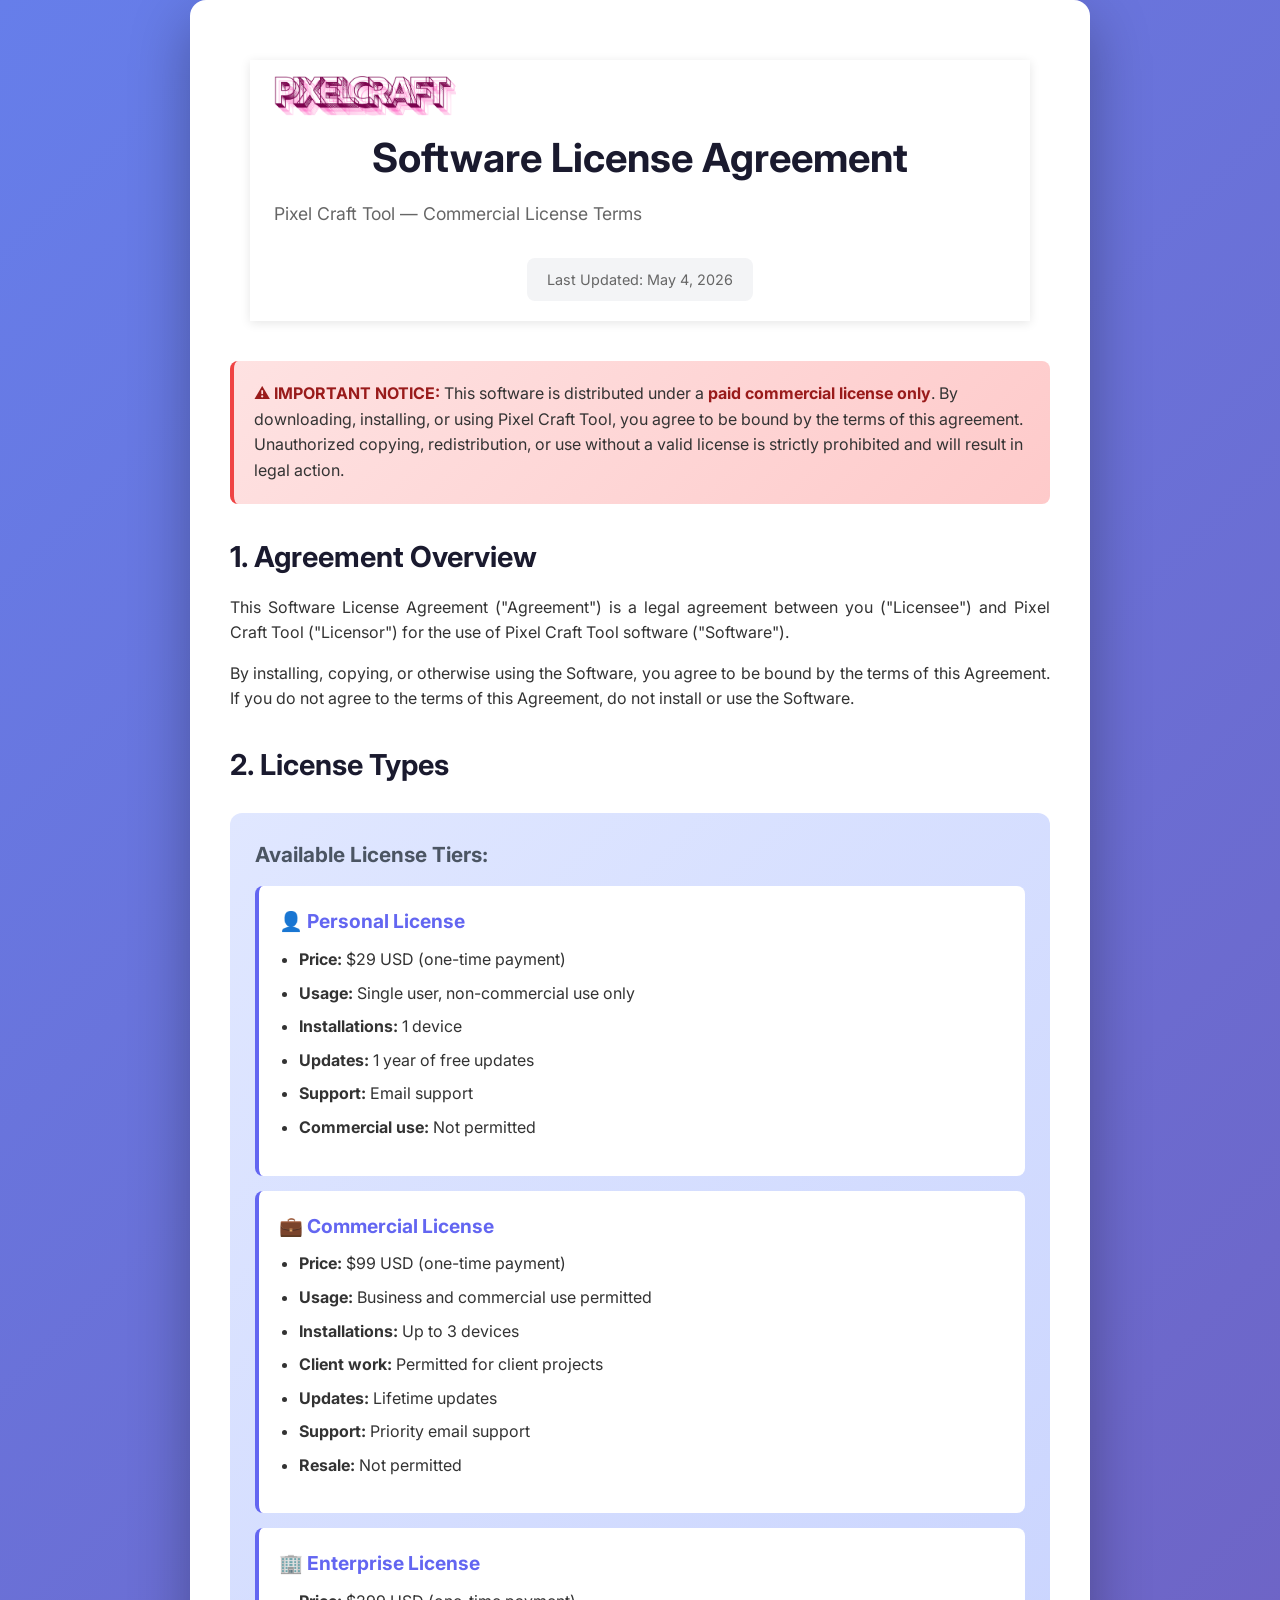
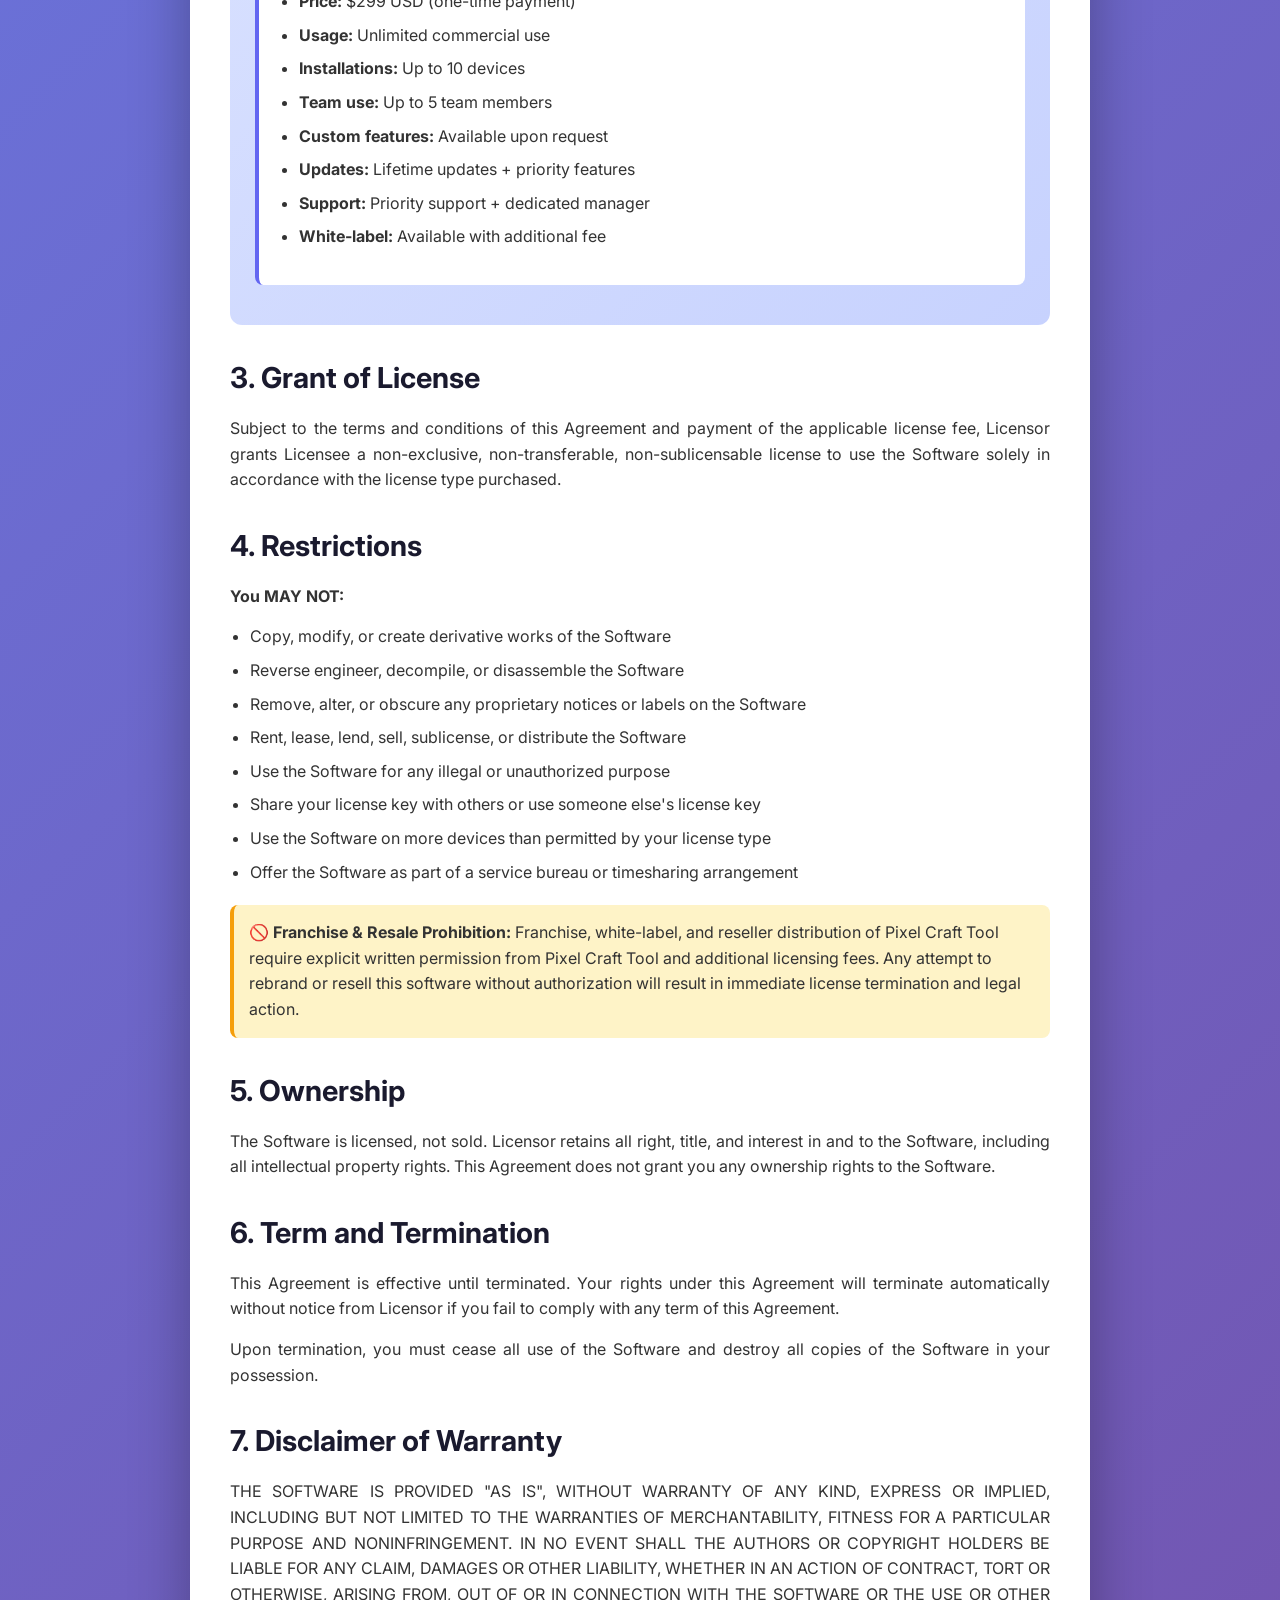
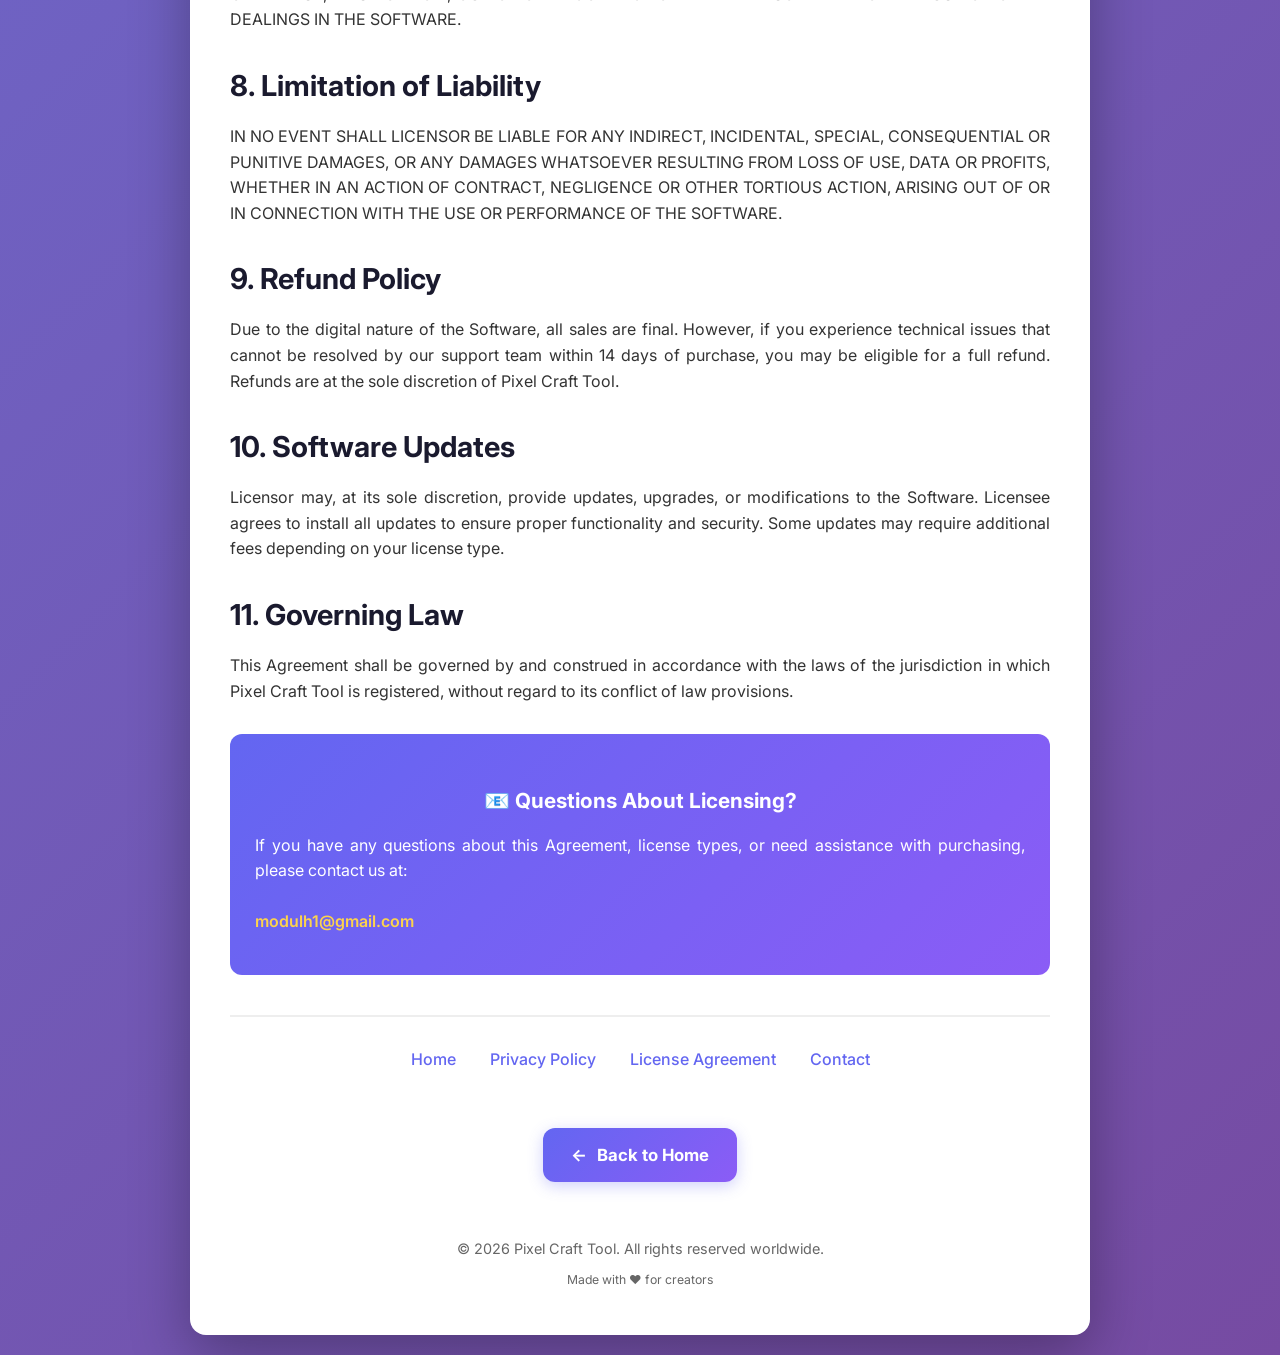
<file: license.html>
<!DOCTYPE html>
<html lang="en">
<head>
    <meta charset="UTF-8">
    <meta name="viewport" content="width=device-width, initial-scale=1.0">

    <!-- Google tag (gtag.js) -->
<script async src="https://www.googletagmanager.com/gtag/js?id=G-FVWPWMJK1Q"></script>
<script>
  window.dataLayer = window.dataLayer || [];
  function gtag(){dataLayer.push(arguments);}
  gtag('js', new Date());
  gtag('config', 'G-FVWPWMJK1Q');
</script>
    
    <!-- ✅ Title & Description -->
    <title>License Agreement - Pixel Craft Tool</title>
    <meta name="description" content="Pixel Craft Tool Software License Agreement — Commercial license terms, pricing, and legal conditions for professional image editing software.">
    
    <!-- ✅ FAVICONS -->
    <link rel="apple-touch-icon" sizes="180x180" href="images/apple-touch-icon.png">
    <link rel="icon" type="image/png" sizes="32x32" href="images/favicon-32x32.png">
    <link rel="icon" type="image/png" sizes="16x16" href="images/favicon-16x16.png">
    <link rel="icon" type="image/png" sizes="192x192" href="images/icon-192.png">
    <link rel="icon" type="image/png" sizes="512x512" href="images/icon-512.png">
    <link rel="shortcut icon" href="images/favicon.ico">
    
    <!-- ✅ PWA / Web App Manifest -->
    <link rel="manifest" href="manifest.json">
    <meta name="theme-color" content="#6366f1">
    <meta name="apple-mobile-web-app-capable" content="yes">
    <meta name="apple-mobile-web-app-status-bar-style" content="default">
    <meta name="apple-mobile-web-app-title" content="Pixel Craft Tool">
    
    <!-- ✅ Open Graph / Facebook -->
    <meta property="og:type" content="website">
    <meta property="og:url" content="https://pixelcrafttool.com/license.html">
    <meta property="og:title" content="License Agreement - Pixel Craft Tool">
    <meta property="og:description" content="Commercial license terms for Pixel Craft Tool — professional browser-based image editing software.">
    <meta property="og:image" content="https://pixelcrafttool.com/images/og-image.png">
    <meta property="og:site_name" content="Pixel Craft Tool">
    
    <!-- ✅ Twitter Card -->
    <meta property="twitter:card" content="summary_large_image">
    <meta property="twitter:url" content="https://pixelcrafttool.com/license.html">
    <meta property="twitter:title" content="License Agreement - Pixel Craft Tool">
    <meta property="twitter:description" content="Commercial license terms for Pixel Craft Tool — professional browser-based image editing software.">
    <meta property="twitter:image" content="https://pixelcrafttool.com/images/og-image.png">
    
    <!-- ✅ Canonical URL -->
    <link rel="canonical" href="https://pixelcrafttool.com/license.html">
    
    <!-- ✅ Fonts -->
    <link rel="preconnect" href="https://fonts.googleapis.com">
    <link rel="preconnect" href="https://fonts.gstatic.com" crossorigin>
    <link href="https://fonts.googleapis.com/css2?family=Inter:wght@300;400;500;600;700&display=swap" rel="stylesheet">
    
    <!-- ✅ Styles -->
    <link rel="stylesheet" href="css/style.css">
    
    <!-- ✅ Page-specific styles -->
    <style>
        * { margin: 0; padding: 0; box-sizing: border-box; }
        body {
            font-family: 'Inter', sans-serif;
            background: linear-gradient(135deg, #667eea 0%, #764ba2 100%);
            color: #333;
            line-height: 1.6;
            padding: 20px;
        }
        .container {
            max-width: 900px;
            margin: 0 auto;
            background: white;
            border-radius: 16px;
            padding: 40px;
            box-shadow: 0 20px 60px rgba(0,0,0,0.3);
        }
        
        /* ✅ FIXED HEADER - Static position, no floating */
        .header {
    text-align: center;
    margin-bottom: 40px;
    padding-bottom: 20px;
    /* НІЯКОГО position: sticky або fixed! */
    position: static; /* або просто видали цю властивість */
    background: transparent; /* або видали background */
    border-bottom: none; /* прибрати лінію */
    z-index: auto; /* прибрати z-index */
       }
        
        .logo { margin-bottom: 10px; }
        .logo img {
            height: 40px;
            width: auto;
            display: block;
            margin: 0 auto;
        }
        h1 {
            color: #1a1a2e;
            font-size: 2.5em;
            margin-bottom: 10px;
        }
        .subtitle {
            color: #666;
            font-size: 1.1em;
        }
        .last-updated {
            background: #f3f4f6;
            padding: 10px 20px;
            border-radius: 8px;
            display: inline-block;
            margin-top: 15px;
            font-size: 0.9em;
            color: #666;
        }
        h2 {
            color: #1a1a2e;
            margin: 30px 0 15px 0;
            font-size: 1.8em;
        }
        h3 {
            color: #4b5563;
            margin: 25px 0 10px 0;
            font-size: 1.3em;
        }
        p {
            margin-bottom: 15px;
            text-align: justify;
        }
        .warning-box {
            background: linear-gradient(135deg, #fee2e2 0%, #fecaca 100%);
            border-left: 4px solid #ef4444;
            padding: 20px;
            border-radius: 8px;
            margin: 25px 0;
        }
        .warning-box strong { color: #991b1b; }
        .license-types {
            background: linear-gradient(135deg, #e0e7ff 0%, #c7d2fe 100%);
            padding: 25px;
            border-radius: 12px;
            margin: 25px 0;
        }
        .license-tier {
            background: white;
            padding: 20px;
            margin: 15px 0;
            border-radius: 8px;
            border-left: 4px solid #6366f1;
        }
        .license-tier h4 {
            color: #6366f1;
            margin-bottom: 10px;
            font-size: 1.2em;
        }
        .license-tier ul { margin-left: 20px; margin-top: 10px; }
        .license-tier li { margin: 8px 0; }
        ul { margin-left: 20px; margin-bottom: 15px; }
        li { margin: 8px 0; }
        .important {
            background: #fef3c7;
            border-left: 4px solid #f59e0b;
            padding: 15px;
            border-radius: 8px;
            margin: 20px 0;
        }
        .contact-box {
            background: linear-gradient(135deg, #6366f1 0%, #8b5cf6 100%);
            color: white;
            padding: 25px;
            border-radius: 12px;
            text-align: center;
            margin: 30px 0;
        }
        .contact-box h3 { color: white; margin-bottom: 15px; }
        .contact-box a {
            color: #fcd34d;
            text-decoration: none;
            font-weight: 600;
        }
        .footer-nav {
            text-align: center;
            margin-top: 40px;
            padding-top: 30px;
            border-top: 2px solid #eee;
        }
        .footer-nav a {
            color: #6366f1;
            text-decoration: none;
            margin: 0 15px;
            font-weight: 500;
        }
        .footer-nav a:hover { text-decoration: underline; }
        .copyright {
            text-align: center;
            margin-top: 30px;
            color: #666;
            font-size: 0.9em;
        }
        
        /* Кнопка "Back to Home" */
        .btn-home {
            display: inline-flex;
            align-items: center;
            gap: 10px;
            padding: 14px 28px;
            background: linear-gradient(135deg, #6366f1 0%, #8b5cf6 100%);
            color: white;
            text-decoration: none;
            border-radius: 12px;
            font-weight: 700;
            font-size: 1.05em;
            transition: all 0.3s ease;
            box-shadow: 0 4px 15px rgba(99, 102, 241, 0.3);
            margin-top: 25px;
        }
        .btn-home:hover {
            transform: translateY(-3px);
            box-shadow: 0 8px 25px rgba(99, 102, 241, 0.4);
            background: linear-gradient(135deg, #4f46e5 0%, #7c3aed 100%);
        }
        
        @media (max-width: 768px) {
            .container { padding: 25px; }
            h1 { font-size: 2em; }
            .footer-nav a { display: block; margin: 10px 0; }
        }
    </style>

    <!-- Vercel Web Analytics -->
    <script defer src="https://cdn.vercel-insights.com/v1/script.js"></script>
</head>
<body>

    <div class="container">
        <!-- ✅ Header (FIXED: no sticky, no border) -->
        <div class="header">
            <div class="logo">
                <a href="index.html" style="text-decoration: none;">
                    <img src="images/logo.png" alt="Pixel Craft Tool" style="height: 40px; width: auto;">
                </a>
            </div>
            <h1>Software License Agreement</h1>
            <p class="subtitle">Pixel Craft Tool — Commercial License Terms</p>
            <div class="last-updated">Last Updated: May 4, 2026</div>
        </div>
        
        <!-- Warning -->
        <div class="warning-box">
            <strong>⚠️ IMPORTANT NOTICE:</strong> This software is distributed under a <strong>paid commercial license only</strong>. 
            By downloading, installing, or using Pixel Craft Tool, you agree to be bound by the terms of this agreement. 
            Unauthorized copying, redistribution, or use without a valid license is strictly prohibited and will result in legal action.
        </div>
        
        <!-- Introduction -->
        <h2>1. Agreement Overview</h2>
        <p>
            This Software License Agreement ("Agreement") is a legal agreement between you ("Licensee") and 
            Pixel Craft Tool ("Licensor") for the use of Pixel Craft Tool software ("Software").
        </p>
        <p>
            By installing, copying, or otherwise using the Software, you agree to be bound by the terms of this Agreement. 
            If you do not agree to the terms of this Agreement, do not install or use the Software.
        </p>
        
        <!-- License Types -->
        <h2>2. License Types</h2>
        <div class="license-types">
            <h3 style="margin-top: 0;">Available License Tiers:</h3>
            
            <div class="license-tier">
                <h4>👤 Personal License</h4>
                <ul>
                    <li><strong>Price:</strong> $29 USD (one-time payment)</li>
                    <li><strong>Usage:</strong> Single user, non-commercial use only</li>
                    <li><strong>Installations:</strong> 1 device</li>
                    <li><strong>Updates:</strong> 1 year of free updates</li>
                    <li><strong>Support:</strong> Email support</li>
                    <li><strong>Commercial use:</strong> Not permitted</li>
                </ul>
            </div>
            
            <div class="license-tier">
                <h4>💼 Commercial License</h4>
                <ul>
                    <li><strong>Price:</strong> $99 USD (one-time payment)</li>
                    <li><strong>Usage:</strong> Business and commercial use permitted</li>
                    <li><strong>Installations:</strong> Up to 3 devices</li>
                    <li><strong>Client work:</strong> Permitted for client projects</li>
                    <li><strong>Updates:</strong> Lifetime updates</li>
                    <li><strong>Support:</strong> Priority email support</li>
                    <li><strong>Resale:</strong> Not permitted</li>
                </ul>
            </div>
            
            <div class="license-tier">
                <h4>🏢 Enterprise License</h4>
                <ul>
                    <li><strong>Price:</strong> $299 USD (one-time payment)</li>
                    <li><strong>Usage:</strong> Unlimited commercial use</li>
                    <li><strong>Installations:</strong> Up to 10 devices</li>
                    <li><strong>Team use:</strong> Up to 5 team members</li>
                    <li><strong>Custom features:</strong> Available upon request</li>
                    <li><strong>Updates:</strong> Lifetime updates + priority features</li>
                    <li><strong>Support:</strong> Priority support + dedicated manager</li>
                    <li><strong>White-label:</strong> Available with additional fee</li>
                </ul>
            </div>
        </div>
        
        <!-- Grant of License -->
        <h2>3. Grant of License</h2>
        <p>
            Subject to the terms and conditions of this Agreement and payment of the applicable license fee, 
            Licensor grants Licensee a non-exclusive, non-transferable, non-sublicensable license to use the Software 
            solely in accordance with the license type purchased.
        </p>
        
        <!-- Restrictions -->
        <h2>4. Restrictions</h2>
        <p><strong>You MAY NOT:</strong></p>
        <ul>
            <li>Copy, modify, or create derivative works of the Software</li>
            <li>Reverse engineer, decompile, or disassemble the Software</li>
            <li>Remove, alter, or obscure any proprietary notices or labels on the Software</li>
            <li>Rent, lease, lend, sell, sublicense, or distribute the Software</li>
            <li>Use the Software for any illegal or unauthorized purpose</li>
            <li>Share your license key with others or use someone else's license key</li>
            <li>Use the Software on more devices than permitted by your license type</li>
            <li>Offer the Software as part of a service bureau or timesharing arrangement</li>
        </ul>
        
        <div class="important">
            <strong>🚫 Franchise & Resale Prohibition:</strong> Franchise, white-label, and reseller distribution of Pixel Craft Tool 
            require explicit written permission from Pixel Craft Tool and additional licensing fees. 
            Any attempt to rebrand or resell this software without authorization will result in immediate license termination and legal action.
        </div>
        
        <!-- Ownership -->
        <h2>5. Ownership</h2>
        <p>
            The Software is licensed, not sold. Licensor retains all right, title, and interest in and to the Software, 
            including all intellectual property rights. This Agreement does not grant you any ownership rights to the Software.
        </p>
        
        <!-- Term and Termination -->
        <h2>6. Term and Termination</h2>
        <p>
            This Agreement is effective until terminated. Your rights under this Agreement will terminate automatically 
            without notice from Licensor if you fail to comply with any term of this Agreement.
        </p>
        <p>
            Upon termination, you must cease all use of the Software and destroy all copies of the Software in your possession.
        </p>
        
        <!-- Disclaimer -->
        <h2>7. Disclaimer of Warranty</h2>
        <p>
            THE SOFTWARE IS PROVIDED "AS IS", WITHOUT WARRANTY OF ANY KIND, EXPRESS OR IMPLIED, INCLUDING BUT NOT LIMITED 
            TO THE WARRANTIES OF MERCHANTABILITY, FITNESS FOR A PARTICULAR PURPOSE AND NONINFRINGEMENT. IN NO EVENT SHALL 
            THE AUTHORS OR COPYRIGHT HOLDERS BE LIABLE FOR ANY CLAIM, DAMAGES OR OTHER LIABILITY, WHETHER IN AN ACTION OF 
            CONTRACT, TORT OR OTHERWISE, ARISING FROM, OUT OF OR IN CONNECTION WITH THE SOFTWARE OR THE USE OR OTHER 
            DEALINGS IN THE SOFTWARE.
        </p>
        
        <!-- Limitation of Liability -->
        <h2>8. Limitation of Liability</h2>
        <p>
            IN NO EVENT SHALL LICENSOR BE LIABLE FOR ANY INDIRECT, INCIDENTAL, SPECIAL, CONSEQUENTIAL OR PUNITIVE DAMAGES, 
            OR ANY DAMAGES WHATSOEVER RESULTING FROM LOSS OF USE, DATA OR PROFITS, WHETHER IN AN ACTION OF CONTRACT, 
            NEGLIGENCE OR OTHER TORTIOUS ACTION, ARISING OUT OF OR IN CONNECTION WITH THE USE OR PERFORMANCE OF THE SOFTWARE.
        </p>
        
        <!-- Refund Policy -->
        <h2>9. Refund Policy</h2>
        <p>
            Due to the digital nature of the Software, all sales are final. However, if you experience technical issues 
            that cannot be resolved by our support team within 14 days of purchase, you may be eligible for a full refund. 
            Refunds are at the sole discretion of Pixel Craft Tool.
        </p>
        
        <!-- Updates -->
        <h2>10. Software Updates</h2>
        <p>
            Licensor may, at its sole discretion, provide updates, upgrades, or modifications to the Software. 
            Licensee agrees to install all updates to ensure proper functionality and security. Some updates may require 
            additional fees depending on your license type.
        </p>
        
        <!-- Governing Law -->
        <h2>11. Governing Law</h2>
        <p>
            This Agreement shall be governed by and construed in accordance with the laws of the jurisdiction in which 
            Pixel Craft Tool is registered, without regard to its conflict of law provisions.
        </p>
        
        <!-- Contact -->
        <div class="contact-box">
            <h3>📧 Questions About Licensing?</h3>
            <p>
                If you have any questions about this Agreement, license types, or need assistance with purchasing, 
                please contact us at:<br><br>
                <a href="mailto:modulh1@gmail.com">modulh1@gmail.com</a>
            </p>
        </div>
        
        <!-- Footer Navigation -->
        <div class="footer-nav">
            <a href="index.html">Home</a>
            <a href="privacy.html">Privacy Policy</a>
            <a href="license.html">License Agreement</a>
            <a href="mailto:modulh1@gmail.com">Contact</a>
        </div>
        
        <!-- 🏠 Back to Home Button -->
        <div style="text-align: center; margin-top: 30px;">
            <a href="index.html" class="btn-home">
                <span>←</span> Back to Home
            </a>
        </div>
        
        <!-- Copyright -->
        <div class="copyright">
            <p>&copy; 2026 Pixel Craft Tool. All rights reserved worldwide.</p>
            <p style="margin-top: 10px; font-size: 0.85em;">Made with ❤️ for creators</p>
        </div>
    </div>

</body>
</html>
</file>
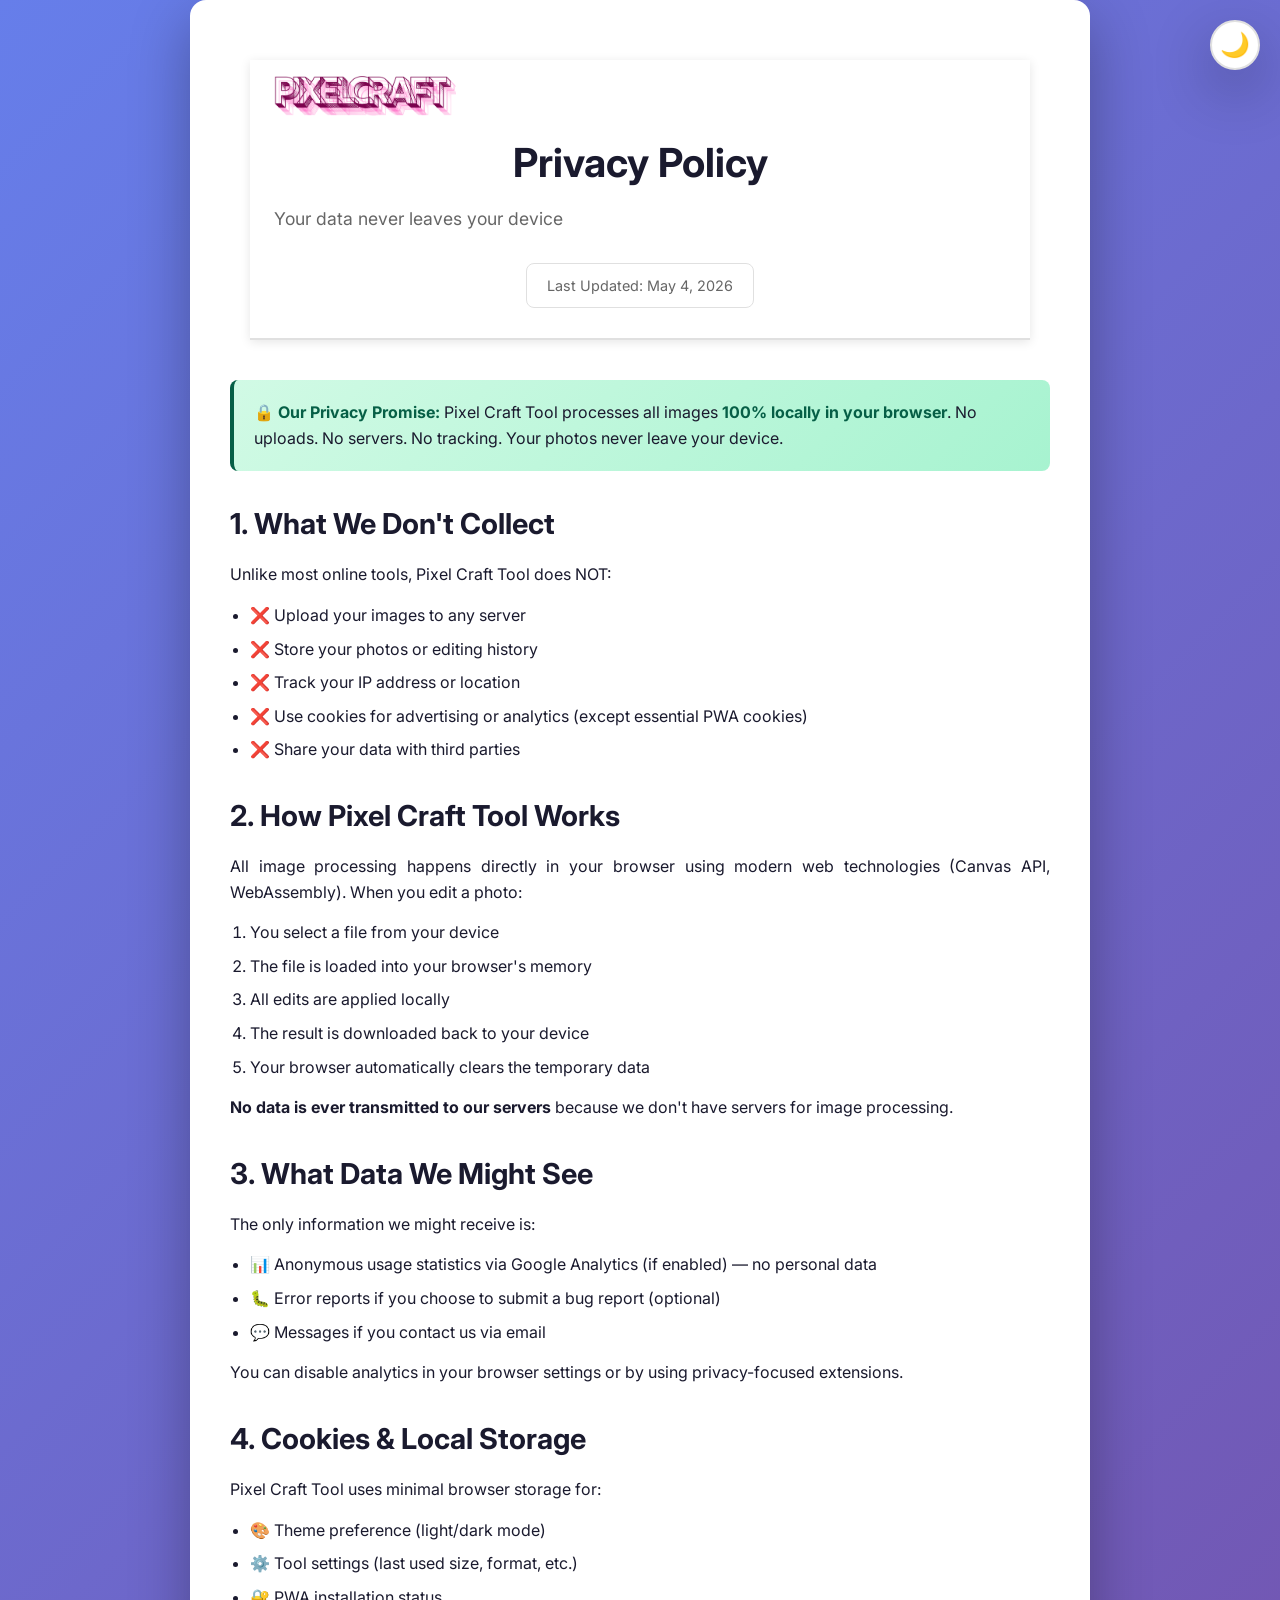
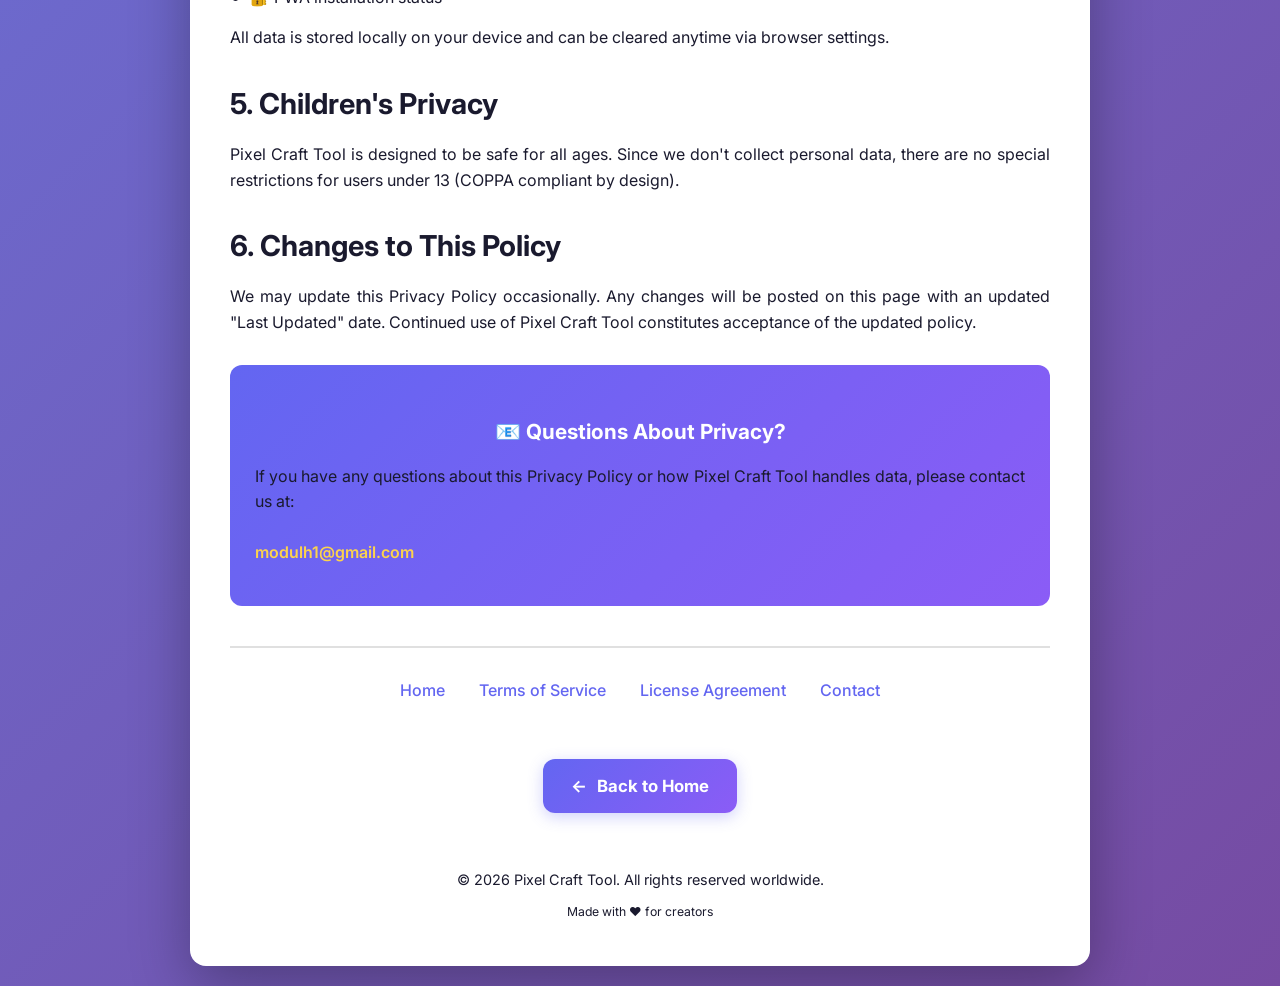
<file: privacy.html>
<!DOCTYPE html>
<html lang="en">
<head>
    <meta charset="UTF-8">
    <meta name="viewport" content="width=device-width, initial-scale=1.0">

    <!-- Google tag (gtag.js) -->
<script async src="https://www.googletagmanager.com/gtag/js?id=G-FVWPWMJK1Q"></script>
<script>
  window.dataLayer = window.dataLayer || [];
  function gtag(){dataLayer.push(arguments);}
  gtag('js', new Date());
  gtag('config', 'G-FVWPWMJK1Q');
</script>
    
    <!-- ✅ Title & Description -->
    <title>Privacy Policy - Pixel Craft Tool</title>
    <meta name="description" content="Pixel Craft Tool Privacy Policy — Learn how we protect your data. 100% client-side processing, no uploads, no tracking.">
    
    <!-- ✅ FAVICONS -->
    <link rel="apple-touch-icon" sizes="180x180" href="images/apple-touch-icon.png">
    <link rel="icon" type="image/png" sizes="32x32" href="images/favicon-32x32.png">
    <link rel="icon" type="image/png" sizes="16x16" href="images/favicon-16x16.png">
    <link rel="icon" type="image/png" sizes="192x192" href="images/icon-192.png">
    <link rel="icon" type="image/png" sizes="512x512" href="images/icon-512.png">
    <link rel="shortcut icon" href="images/favicon.ico">
    
    <!-- ✅ PWA / Web App Manifest -->
    <link rel="manifest" href="manifest.json">
    <meta name="theme-color" content="#6366f1">
    <meta name="apple-mobile-web-app-capable" content="yes">
    <meta name="apple-mobile-web-app-status-bar-style" content="default">
    <meta name="apple-mobile-web-app-title" content="Pixel Craft Tool">
    
    <!-- ✅ Open Graph / Facebook -->
    <meta property="og:type" content="website">
    <meta property="og:url" content="https://pixelcrafttool.com/privacy.html">
    <meta property="og:title" content="Privacy Policy - Pixel Craft Tool">
    <meta property="og:description" content="Your privacy matters. Pixel Craft Tool processes all images locally in your browser — no uploads, no servers, no tracking.">
    <meta property="og:image" content="https://pixelcrafttool.com/images/og-image.png">
    <meta property="og:site_name" content="Pixel Craft Tool">
    
    <!-- ✅ Twitter Card -->
    <meta property="twitter:card" content="summary_large_image">
    <meta property="twitter:url" content="https://pixelcrafttool.com/privacy.html">
    <meta property="twitter:title" content="Privacy Policy - Pixel Craft Tool">
    <meta property="twitter:description" content="Your privacy matters. Pixel Craft Tool processes all images locally in your browser — no uploads, no servers, no tracking.">
    <meta property="twitter:image" content="https://pixelcrafttool.com/images/og-image.png">
    
    <!-- ✅ Canonical URL -->
    <link rel="canonical" href="https://pixelcrafttool.com/privacy.html">
    
    <!-- ✅ Fonts -->
    <link rel="preconnect" href="https://fonts.googleapis.com">
    <link rel="preconnect" href="https://fonts.gstatic.com" crossorigin>
    <link href="https://fonts.googleapis.com/css2?family=Inter:wght@300;400;500;600;700&display=swap" rel="stylesheet">
    
    <!-- ✅ Styles -->
    <link rel="stylesheet" href="css/style.css">
    
    <!-- ✅ Page-specific styles with Light/Dark Mode -->
    <style>
        :root {
            /* Light Mode (Default) */
            --bg-primary: linear-gradient(135deg, #667eea 0%, #764ba2 100%);
            --bg-container: #ffffff;
            --text-primary: #1a1a2e;
            --text-secondary: #666;
            --border-color: #e0e0e0;
            --highlight-bg: linear-gradient(135deg, #d1fae5 0%, #a7f3d0 100%);
            --highlight-text: #065f46;
            --contact-bg: linear-gradient(135deg, #6366f1 0%, #8b5cf6 100%);
            --contact-text: #ffffff;
            --license-bg: linear-gradient(135deg, #e0e7ff 0%, #c7d2fe 100%);
            --tier-bg: #ffffff;
            --tier-border: #6366f1;
            --tier-text: #6366f1;
            --warning-bg: linear-gradient(135deg, #fee2e2 0%, #fecaca 100%);
            --warning-text: #991b1b;
            --important-bg: #fef3c7;
            --important-border: #f59e0b;
            --footer-bg: transparent;
            --footer-text: #666;
            --link-color: #6366f1;
            --box-shadow: 0 20px 60px rgba(0,0,0,0.3);
        }

        /* Dark Mode */
        body.dark-mode {
            --bg-primary: linear-gradient(135deg, #1a1a2e 0%, #16213e 100%);
            --bg-container: #1a1a2e;
            --text-primary: #f0f0f0;
            --text-secondary: #aaa;
            --border-color: #333;
            --highlight-bg: linear-gradient(135deg, #065f46 0%, #047857 100%);
            --highlight-text: #6ee7b7;
            --contact-bg: linear-gradient(135deg, #4f46e5 0%, #7c3aed 100%);
            --contact-text: #ffffff;
            --license-bg: linear-gradient(135deg, #312e81 0%, #1e1b4b 100%);
            --tier-bg: #1a1a2e;
            --tier-border: #818cf8;
            --tier-text: #818cf8;
            --warning-bg: linear-gradient(135deg, #7f1d1d 0%, #991b1b 100%);
            --warning-text: #fecaca;
            --important-bg: #422006;
            --important-border: #fbbf24;
            --footer-bg: transparent;
            --footer-text: #aaa;
            --link-color: #818cf8;
            --box-shadow: 0 20px 60px rgba(0,0,0,0.5);
        }

        * { margin: 0; padding: 0; box-sizing: border-box; }
        
        body {
            font-family: 'Inter', sans-serif;
            background: var(--bg-primary);
            color: var(--text-primary);
            line-height: 1.6;
            padding: 20px;
            min-height: 100vh;
            display: flex;
            flex-direction: column;
            transition: background 0.3s ease;
        }
        
        .container {
            max-width: 900px;
            margin: 0 auto;
            background: var(--bg-container);
            border-radius: 16px;
            padding: 40px;
            box-shadow: var(--box-shadow);
            flex: 1;
            transition: background 0.3s ease;
        }
        
        /* ✅ FIXED HEADER - Static, no floating */
        .header {
            text-align: center;
            margin-bottom: 40px;
            padding-bottom: 30px;
            border-bottom: 2px solid var(--border-color);
            position: relative; /* NOT sticky or fixed! */
        }
        
        .logo { 
            margin-bottom: 15px;
            position: relative;
            z-index: 1;
        }
        
        .logo img {
            height: 40px;
            width: auto;
            display: block;
            margin: 0 auto;
        }
        
        h1 {
            color: var(--text-primary);
            font-size: 2.5em;
            margin-bottom: 10px;
        }
        
        .subtitle {
            color: var(--text-secondary);
            font-size: 1.1em;
        }
        
        .last-updated {
            background: var(--bg-container);
            border: 1px solid var(--border-color);
            padding: 10px 20px;
            border-radius: 8px;
            display: inline-block;
            margin-top: 15px;
            font-size: 0.9em;
            color: var(--text-secondary);
        }
        
        h2 {
            color: var(--text-primary);
            margin: 30px 0 15px 0;
            font-size: 1.8em;
        }
        
        h3 {
            color: var(--text-secondary);
            margin: 25px 0 10px 0;
            font-size: 1.3em;
        }
        
        p {
            margin-bottom: 15px;
            text-align: justify;
            color: var(--text-primary);
        }
        
        .privacy-highlight {
            background: var(--highlight-bg);
            border-left: 4px solid var(--highlight-text);
            padding: 20px;
            border-radius: 8px;
            margin: 25px 0;
        }
        
        .privacy-highlight strong { 
            color: var(--highlight-text);
        }
        
        ul { 
            margin-left: 20px; 
            margin-bottom: 15px; 
            color: var(--text-primary);
        }
        
        li { 
            margin: 8px 0; 
            color: var(--text-primary);
        }
        
        .contact-box {
            background: var(--contact-bg);
            color: var(--contact-text);
            padding: 25px;
            border-radius: 12px;
            text-align: center;
            margin: 30px 0;
        }
        
        .contact-box h3 { 
            color: var(--contact-text);
            margin-bottom: 15px; 
        }
        
        .contact-box a {
            color: #fcd34d;
            text-decoration: none;
            font-weight: 600;
        }
        
        .footer-nav {
            text-align: center;
            margin-top: 40px;
            padding-top: 30px;
            border-top: 2px solid var(--border-color);
        }
        
        .footer-nav a {
            color: var(--link-color);
            text-decoration: none;
            margin: 0 15px;
            font-weight: 500;
        }
        
        .footer-nav a:hover { 
            text-decoration: underline; 
        }
        
        .copyright {
            text-align: center;
            margin-top: 30px;
            color: var(--footer-text);
            font-size: 0.9em;
        }
        
        /* Theme Toggle Button */
        .theme-toggle {
            position: fixed;
            top: 20px;
            right: 20px;
            background: var(--bg-container);
            border: 2px solid var(--border-color);
            border-radius: 50%;
            width: 50px;
            height: 50px;
            cursor: pointer;
            font-size: 1.5em;
            display: flex;
            align-items: center;
            justify-content: center;
            box-shadow: var(--box-shadow);
            z-index: 1000;
            transition: all 0.3s ease;
        }
        
        .theme-toggle:hover {
            transform: scale(1.1);
        }
        
        /* Кнопка "Back to Home" */
        .btn-home {
            display: inline-flex;
            align-items: center;
            gap: 10px;
            padding: 14px 28px;
            background: var(--contact-bg);
            color: white;
            text-decoration: none;
            border-radius: 12px;
            font-weight: 700;
            font-size: 1.05em;
            transition: all 0.3s ease;
            box-shadow: 0 4px 15px rgba(99, 102, 241, 0.3);
            margin-top: 25px;
        }
        
        .btn-home:hover {
            transform: translateY(-3px);
            box-shadow: 0 8px 25px rgba(99, 102, 241, 0.4);
        }
        
        @media (max-width: 768px) {
            .container { padding: 25px; }
            h1 { font-size: 2em; }
            .footer-nav a { display: block; margin: 10px 0; }
            .theme-toggle {
                width: 45px;
                height: 45px;
                font-size: 1.2em;
            }
        }
    </style>

    <!-- Vercel Web Analytics -->
    <script defer src="https://cdn.vercel-insights.com/v1/script.js"></script>
</head>
<body>
    <!-- Theme Toggle Button -->
    <button class="theme-toggle" id="themeToggle" title="Toggle Dark/Light Mode">🌙</button>

    <div class="container">
        <!-- Header -->
        <div class="header">
            <div class="logo">
                <a href="index.html" style="text-decoration: none;">
                    <img src="images/logo.png" alt="Pixel Craft Tool" style="height: 40px; width: auto;">
                </a>
            </div>
            <h1>Privacy Policy</h1>
            <p class="subtitle">Your data never leaves your device</p>
            <div class="last-updated">Last Updated: May 4, 2026</div>
        </div>

        <!-- Key Privacy Promise -->
        <div class="privacy-highlight">
            <strong>🔒 Our Privacy Promise:</strong> Pixel Craft Tool processes all images <strong>100% locally in your browser</strong>. 
            No uploads. No servers. No tracking. Your photos never leave your device.
        </div>

        <!-- Section 1 -->
        <h2>1. What We Don't Collect</h2>
        <p>
            Unlike most online tools, Pixel Craft Tool does NOT:
        </p>
        <ul>
            <li>❌ Upload your images to any server</li>
            <li>❌ Store your photos or editing history</li>
            <li>❌ Track your IP address or location</li>
            <li>❌ Use cookies for advertising or analytics (except essential PWA cookies)</li>
            <li>❌ Share your data with third parties</li>
        </ul>

        <!-- Section 2 -->
        <h2>2. How Pixel Craft Tool Works</h2>
        <p>
            All image processing happens directly in your browser using modern web technologies 
            (Canvas API, WebAssembly). When you edit a photo:
        </p>
        <ol style="margin-left: 20px; margin-bottom: 15px; color: var(--text-primary);">
            <li>You select a file from your device</li>
            <li>The file is loaded into your browser's memory</li>
            <li>All edits are applied locally</li>
            <li>The result is downloaded back to your device</li>
            <li>Your browser automatically clears the temporary data</li>
        </ol>
        <p>
            <strong>No data is ever transmitted to our servers</strong> because we don't have servers for image processing.
        </p>

        <!-- Section 3 -->
        <h2>3. What Data We Might See</h2>
        <p>
            The only information we might receive is:
        </p>
        <ul>
            <li>📊 Anonymous usage statistics via Google Analytics (if enabled) — no personal data</li>
            <li>🐛 Error reports if you choose to submit a bug report (optional)</li>
            <li>💬 Messages if you contact us via email</li>
        </ul>
        <p>
            You can disable analytics in your browser settings or by using privacy-focused extensions.
        </p>

        <!-- Section 4 -->
        <h2>4. Cookies & Local Storage</h2>
        <p>
            Pixel Craft Tool uses minimal browser storage for:
        </p>
        <ul>
            <li>🎨 Theme preference (light/dark mode)</li>
            <li>⚙️ Tool settings (last used size, format, etc.)</li>
            <li>🔐 PWA installation status</li>
        </ul>
        <p>
            All data is stored locally on your device and can be cleared anytime via browser settings.
        </p>

        <!-- Section 5 -->
        <h2>5. Children's Privacy</h2>
        <p>
            Pixel Craft Tool is designed to be safe for all ages. Since we don't collect personal data, 
            there are no special restrictions for users under 13 (COPPA compliant by design).
        </p>

        <!-- Section 6 -->
        <h2>6. Changes to This Policy</h2>
        <p>
            We may update this Privacy Policy occasionally. Any changes will be posted on this page 
            with an updated "Last Updated" date. Continued use of Pixel Craft Tool constitutes acceptance 
            of the updated policy.
        </p>

        <!-- Contact Box -->
        <div class="contact-box">
            <h3>📧 Questions About Privacy?</h3>
            <p>
                If you have any questions about this Privacy Policy or how Pixel Craft Tool handles data, 
                please contact us at:<br><br>
                <a href="mailto:modulh1@gmail.com">modulh1@gmail.com</a>
            </p>
        </div>

        <!-- Footer Navigation -->
        <div class="footer-nav">
            <a href="index.html">Home</a>
            <a href="terms.html">Terms of Service</a>
            <a href="license.html">License Agreement</a>
            <a href="mailto:modulh1@gmail.com">Contact</a>
        </div>

        <!-- 🏠 Back to Home Button -->
        <div style="text-align: center; margin-top: 30px;">
            <a href="index.html" class="btn-home">
                <span>←</span> Back to Home
            </a>
        </div>

        <!-- Copyright -->
        <div class="copyright">
            <p>&copy; 2026 Pixel Craft Tool. All rights reserved worldwide.</p>
            <p style="margin-top: 10px; font-size: 0.85em;">Made with ❤️ for creators</p>
        </div>
    </div>

    <!-- ✅ Theme Toggle Script -->
    <script>
        // Theme Toggle Functionality
        const themeToggle = document.getElementById('themeToggle');
        const body = document.body;
        
        // Load saved theme
        const savedTheme = localStorage.getItem('theme');
        if (savedTheme === 'dark') {
            body.classList.add('dark-mode');
            themeToggle.textContent = '🌙';
        }
        
        themeToggle.addEventListener('click', function() {
            body.classList.toggle('dark-mode');
            const isDark = body.classList.contains('dark-mode');
            themeToggle.textContent = isDark ? '☀️' : '🌙';
            localStorage.setItem('theme', isDark ? 'dark' : 'light');
        });
    </script>
</body>
</html>
</file>
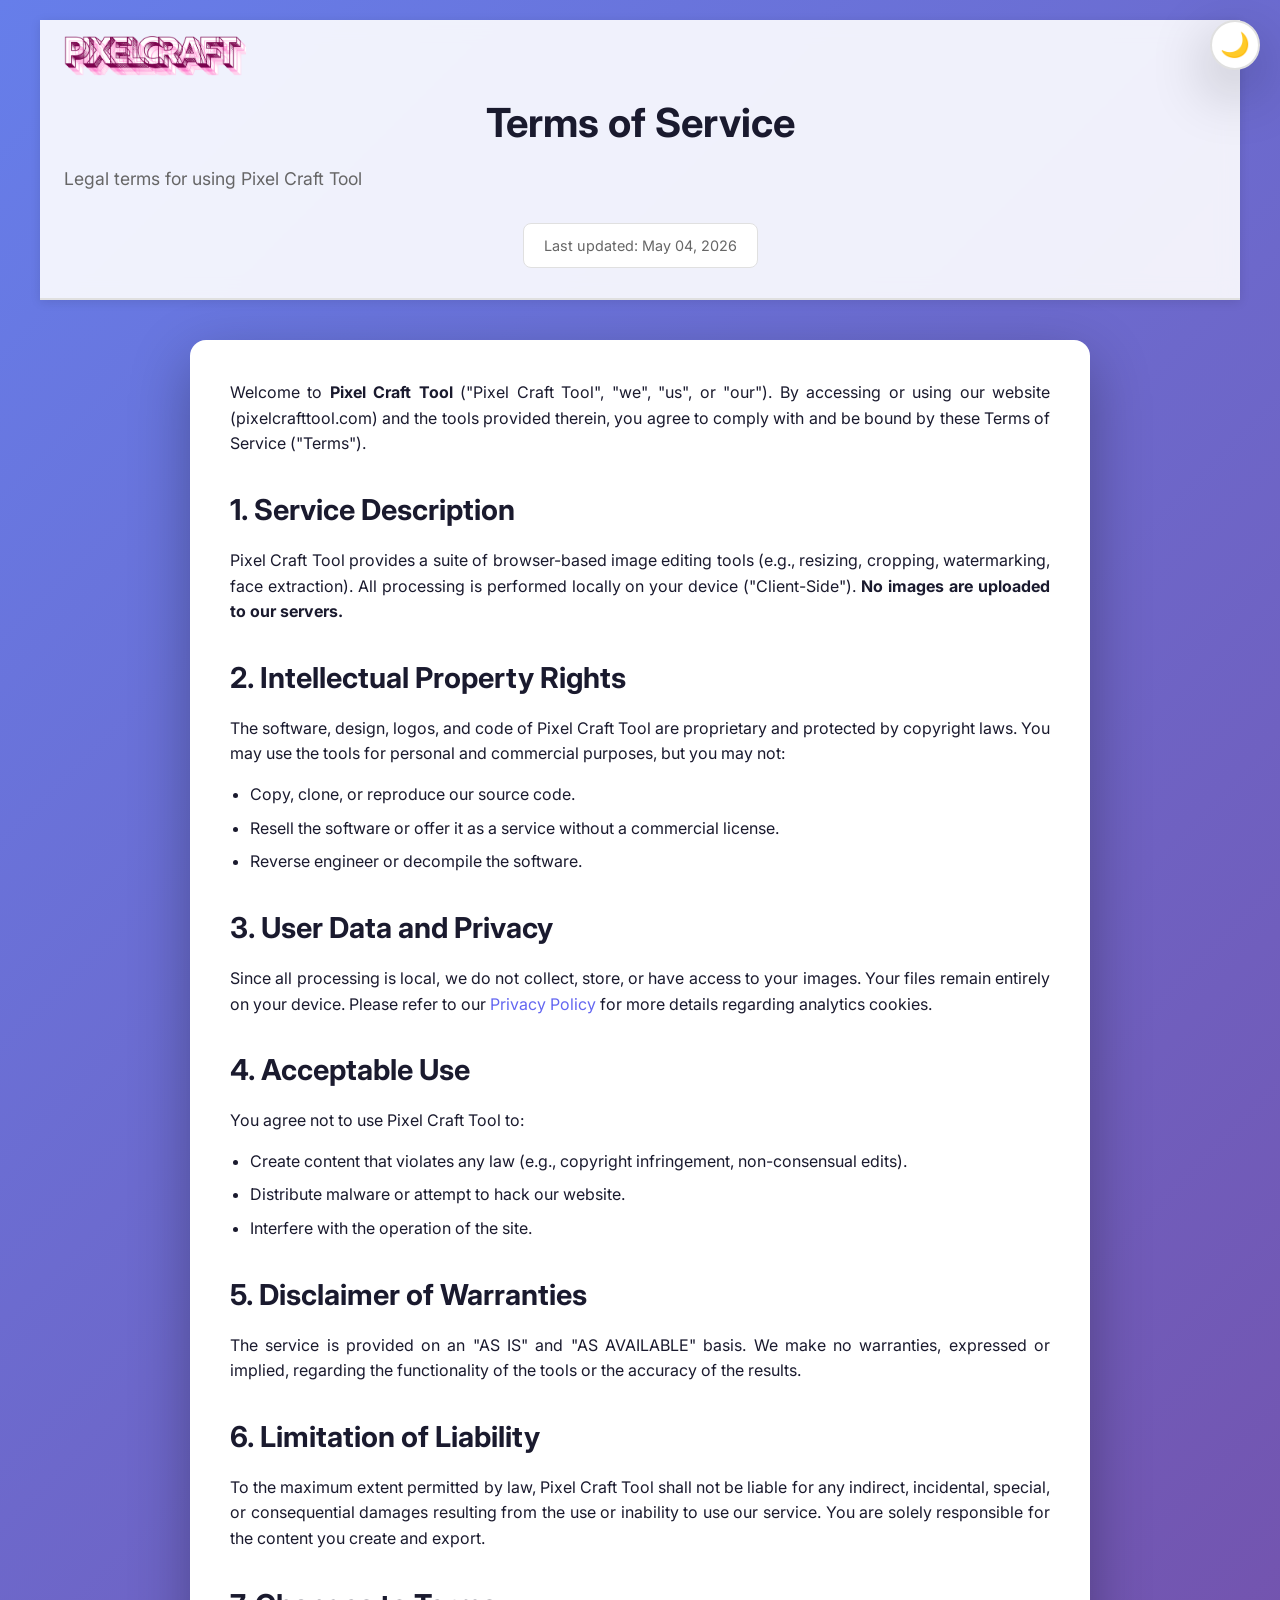
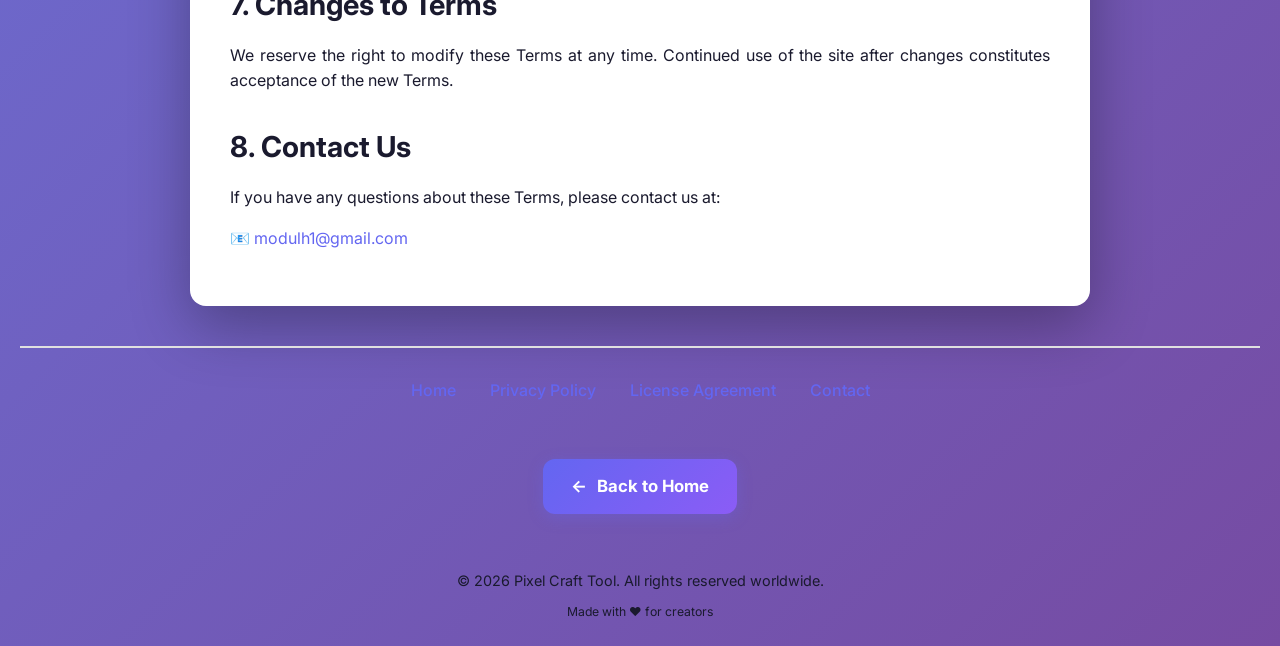
<file: terms.html>
<!DOCTYPE html>
<html lang="en">
<head>
    <meta charset="UTF-8">
    <meta name="viewport" content="width=device-width, initial-scale=1.0">

    <!-- Google tag (gtag.js) -->
<script async src="https://www.googletagmanager.com/gtag/js?id=G-FVWPWMJK1Q"></script>
<script>
  window.dataLayer = window.dataLayer || [];
  function gtag(){dataLayer.push(arguments);}
  gtag('js', new Date());
  gtag('config', 'G-FVWPWMJK1Q');
</script>
    
    <!-- ✅ Title & Description -->
    <title>Terms of Service - Pixel Craft Tool</title>
    <meta name="description" content="Pixel Craft Tool Terms of Service — Legal terms for using our browser-based image editing tools. 100% client-side, no uploads.">
    
    <!-- ✅ FAVICONS -->
    <link rel="apple-touch-icon" sizes="180x180" href="images/apple-touch-icon.png">
    <link rel="icon" type="image/png" sizes="32x32" href="images/favicon-32x32.png">
    <link rel="icon" type="image/png" sizes="16x16" href="images/favicon-16x16.png">
    <link rel="icon" type="image/png" sizes="192x192" href="images/icon-192.png">
    <link rel="icon" type="image/png" sizes="512x512" href="images/icon-512.png">
    <link rel="shortcut icon" href="images/favicon.ico">
    
    <!-- ✅ PWA / Web App Manifest -->
    <link rel="manifest" href="manifest.json">
    <meta name="theme-color" content="#6366f1">
    <meta name="apple-mobile-web-app-capable" content="yes">
    <meta name="apple-mobile-web-app-status-bar-style" content="default">
    <meta name="apple-mobile-web-app-title" content="Pixel Craft Tool">
    
    <!-- ✅ Open Graph / Facebook -->
    <meta property="og:type" content="website">
    <meta property="og:url" content="https://pixelcrafttool.com/terms.html">
    <meta property="og:title" content="Terms of Service - Pixel Craft Tool">
    <meta property="og:description" content="Legal terms for using Pixel Craft Tool — professional browser-based image editing software.">
    <meta property="og:image" content="https://pixelcrafttool.com/images/og-image.png">
    <meta property="og:site_name" content="Pixel Craft Tool">
    
    <!-- ✅ Twitter Card -->
    <meta property="twitter:card" content="summary_large_image">
    <meta property="twitter:url" content="https://pixelcrafttool.com/terms.html">
    <meta property="twitter:title" content="Terms of Service - Pixel Craft Tool">
    <meta property="twitter:description" content="Legal terms for using Pixel Craft Tool — professional browser-based image editing software.">
    <meta property="twitter:image" content="https://pixelcrafttool.com/images/og-image.png">
    
    <!-- ✅ Canonical URL -->
    <link rel="canonical" href="https://pixelcrafttool.com/terms.html">
    
    <!-- ✅ Fonts -->
    <link rel="preconnect" href="https://fonts.googleapis.com">
    <link rel="preconnect" href="https://fonts.gstatic.com" crossorigin>
    <link href="https://fonts.googleapis.com/css2?family=Inter:wght@300;400;500;600;700&display=swap" rel="stylesheet">
    
    <!-- ✅ Styles -->
    <link rel="stylesheet" href="css/style.css">
    
    <!-- ✅ Page-specific styles with Light/Dark Mode -->
    <style>
        :root {
            /* Light Mode (Default) */
            --bg-primary: linear-gradient(135deg, #667eea 0%, #764ba2 100%);
            --bg-container: #ffffff;
            --text-primary: #1a1a2e;
            --text-secondary: #666;
            --border-color: #e0e0e0;
            --highlight-bg: linear-gradient(135deg, #d1fae5 0%, #a7f3d0 100%);
            --highlight-text: #065f46;
            --contact-bg: linear-gradient(135deg, #6366f1 0%, #8b5cf6 100%);
            --contact-text: #ffffff;
            --footer-bg: transparent;
            --footer-text: #666;
            --link-color: #6366f1;
            --box-shadow: 0 20px 60px rgba(0,0,0,0.3);
        }

        /* Dark Mode */
        body.dark-mode {
            --bg-primary: linear-gradient(135deg, #1a1a2e 0%, #16213e 100%);
            --bg-container: #1a1a2e;
            --text-primary: #f0f0f0;
            --text-secondary: #aaa;
            --border-color: #333;
            --highlight-bg: linear-gradient(135deg, #065f46 0%, #047857 100%);
            --highlight-text: #6ee7b7;
            --contact-bg: linear-gradient(135deg, #4f46e5 0%, #7c3aed 100%);
            --contact-text: #ffffff;
            --footer-bg: transparent;
            --footer-text: #aaa;
            --link-color: #818cf8;
            --box-shadow: 0 20px 60px rgba(0,0,0,0.5);
        }

        * { margin: 0; padding: 0; box-sizing: border-box; }
        
        body {
            font-family: 'Inter', sans-serif;
            background: var(--bg-primary);
            color: var(--text-primary);
            line-height: 1.6;
            padding: 20px;
            min-height: 100vh;
            display: flex;
            flex-direction: column;
            transition: background 0.3s ease;
        }
        
        .container {
            max-width: 900px;
            margin: 0 auto;
            background: var(--bg-container);
            border-radius: 16px;
            padding: 40px;
            box-shadow: var(--box-shadow);
            flex: 1;
            transition: background 0.3s ease;
        }
        
        /* ✅ FIXED HEADER - Static, no floating */
        .header {
            text-align: center;
            margin-bottom: 40px;
            padding-bottom: 30px;
            border-bottom: 2px solid var(--border-color);
            position: relative; /* NOT sticky or fixed! */
        }
        
        .logo { 
            margin-bottom: 15px;
            position: relative;
            z-index: 1;
        }
        
        .logo img {
            height: 40px;
            width: auto;
            display: block;
            margin: 0 auto;
        }
        
        h1 {
            color: var(--text-primary);
            font-size: 2.5em;
            margin-bottom: 10px;
        }
        
        .subtitle {
            color: var(--text-secondary);
            font-size: 1.1em;
        }
        
        .date {
            background: var(--bg-container);
            border: 1px solid var(--border-color);
            padding: 10px 20px;
            border-radius: 8px;
            display: inline-block;
            margin-top: 15px;
            font-size: 0.9em;
            color: var(--text-secondary);
        }
        
        h2 {
            color: var(--text-primary);
            margin: 30px 0 15px 0;
            font-size: 1.8em;
        }
        
        p {
            margin-bottom: 15px;
            text-align: justify;
            color: var(--text-primary);
        }
        
        ul { 
            margin-left: 20px; 
            margin-bottom: 15px; 
            color: var(--text-primary);
        }
        
        li { 
            margin: 8px 0; 
            color: var(--text-primary);
        }
        
        a {
            color: var(--link-color);
            text-decoration: none;
        }
        
        a:hover {
            text-decoration: underline;
        }
        
        .footer-nav {
            text-align: center;
            margin-top: 40px;
            padding-top: 30px;
            border-top: 2px solid var(--border-color);
        }
        
        .footer-nav a {
            color: var(--link-color);
            text-decoration: none;
            margin: 0 15px;
            font-weight: 500;
        }
        
        .footer-nav a:hover { 
            text-decoration: underline; 
        }
        
        .copyright {
            text-align: center;
            margin-top: 30px;
            color: var(--footer-text);
            font-size: 0.9em;
        }
        
        /* Theme Toggle Button */
        .theme-toggle {
            position: fixed;
            top: 20px;
            right: 20px;
            background: var(--bg-container);
            border: 2px solid var(--border-color);
            border-radius: 50%;
            width: 50px;
            height: 50px;
            cursor: pointer;
            font-size: 1.5em;
            display: flex;
            align-items: center;
            justify-content: center;
            box-shadow: var(--box-shadow);
            z-index: 1000;
            transition: all 0.3s ease;
            color: var(--text-primary);
        }
        
        .theme-toggle:hover {
            transform: scale(1.1);
        }
        
        /* Кнопка "Back to Home" */
        .btn-home {
            display: inline-flex;
            align-items: center;
            gap: 10px;
            padding: 14px 28px;
            background: var(--contact-bg);
            color: white;
            text-decoration: none;
            border-radius: 12px;
            font-weight: 700;
            font-size: 1.05em;
            transition: all 0.3s ease;
            box-shadow: 0 4px 15px rgba(99, 102, 241, 0.3);
            margin-top: 25px;
        }
        
        .btn-home:hover {
            transform: translateY(-3px);
            box-shadow: 0 8px 25px rgba(99, 102, 241, 0.4);
        }
        
        @media (max-width: 768px) {
            .container { padding: 25px; }
            h1 { font-size: 2em; }
            .footer-nav a { display: block; margin: 10px 0; }
            .theme-toggle {
                width: 45px;
                height: 45px;
                font-size: 1.2em;
            }
        }
    </style>

    <!-- Vercel Web Analytics -->
    <script defer src="https://cdn.vercel-insights.com/v1/script.js"></script>
</head>
<body>
    <!-- Theme Toggle Button -->
    <button class="theme-toggle" id="themeToggle" title="Toggle Dark/Light Mode">🌙</button>

    <!-- Header -->
    <header class="header">
        <div class="logo">
            <a href="index.html" style="text-decoration: none;">
                <img src="images/logo.png" alt="Pixel Craft Tool" style="height: 40px; width: auto;">
            </a>
        </div>
        <h1>Terms of Service</h1>
        <p class="subtitle">Legal terms for using Pixel Craft Tool</p>
        <span class="date">Last updated: May 04, 2026</span>
    </header>

    <!-- Main Content -->
    <main class="container">
        <p>Welcome to <strong>Pixel Craft Tool</strong> ("Pixel Craft Tool", "we", "us", or "our"). By accessing or using our website (pixelcrafttool.com) and the tools provided therein, you agree to comply with and be bound by these Terms of Service ("Terms").</p>

        <h2>1. Service Description</h2>
        <p>Pixel Craft Tool provides a suite of browser-based image editing tools (e.g., resizing, cropping, watermarking, face extraction). All processing is performed locally on your device ("Client-Side"). <strong>No images are uploaded to our servers.</strong></p>

        <h2>2. Intellectual Property Rights</h2>
        <p>The software, design, logos, and code of Pixel Craft Tool are proprietary and protected by copyright laws. You may use the tools for personal and commercial purposes, but you may not:</p>
        <ul>
            <li>Copy, clone, or reproduce our source code.</li>
            <li>Resell the software or offer it as a service without a commercial license.</li>
            <li>Reverse engineer or decompile the software.</li>
        </ul>

        <h2>3. User Data and Privacy</h2>
        <p>Since all processing is local, we do not collect, store, or have access to your images. Your files remain entirely on your device. Please refer to our <a href="privacy.html">Privacy Policy</a> for more details regarding analytics cookies.</p>

        <h2>4. Acceptable Use</h2>
        <p>You agree not to use Pixel Craft Tool to:</p>
        <ul>
            <li>Create content that violates any law (e.g., copyright infringement, non-consensual edits).</li>
            <li>Distribute malware or attempt to hack our website.</li>
            <li>Interfere with the operation of the site.</li>
        </ul>

        <h2>5. Disclaimer of Warranties</h2>
        <p>The service is provided on an "AS IS" and "AS AVAILABLE" basis. We make no warranties, expressed or implied, regarding the functionality of the tools or the accuracy of the results.</p>

        <h2>6. Limitation of Liability</h2>
        <p>To the maximum extent permitted by law, Pixel Craft Tool shall not be liable for any indirect, incidental, special, or consequential damages resulting from the use or inability to use our service. You are solely responsible for the content you create and export.</p>

        <h2>7. Changes to Terms</h2>
        <p>We reserve the right to modify these Terms at any time. Continued use of the site after changes constitutes acceptance of the new Terms.</p>

        <h2>8. Contact Us</h2>
        <p>If you have any questions about these Terms, please contact us at:</p>
        <p>📧 <a href="mailto:modulh1@gmail.com">modulh1@gmail.com</a></p>
    </main>

    <!-- Footer Navigation -->
    <div class="footer-nav">
        <a href="index.html">Home</a>
        <a href="privacy.html">Privacy Policy</a>
        <a href="license.html">License Agreement</a>
        <a href="mailto:modulh1@gmail.com">Contact</a>
    </div>

    <!-- 🏠 Back to Home Button -->
    <div style="text-align: center; margin-top: 30px;">
        <a href="index.html" class="btn-home">
            <span>←</span> Back to Home
        </a>
    </div>

    <!-- Copyright -->
    <div class="copyright">
        <p>&copy; 2026 Pixel Craft Tool. All rights reserved worldwide.</p>
        <p style="margin-top: 10px; font-size: 0.85em;">Made with ❤️ for creators</p>
    </div>

    <!-- ✅ Theme Toggle Script -->
    <script>
        // Theme Toggle Functionality
        const themeToggle = document.getElementById('themeToggle');
        const body = document.body;
        
        // Load saved theme
        const savedTheme = localStorage.getItem('theme');
        if (savedTheme === 'dark') {
            body.classList.add('dark-mode');
            themeToggle.textContent = '🌙';
        }
        
        themeToggle.addEventListener('click', function() {
            body.classList.toggle('dark-mode');
            const isDark = body.classList.contains('dark-mode');
            themeToggle.textContent = isDark ? '☀️' : '🌙';
            localStorage.setItem('theme', isDark ? 'dark' : 'light');
        });
    </script>
</body>
</html>
</file>
<file: css/style.css>
/* ============================================
   🎨 PixelCraft Tools — Unique Design System
   ============================================ */

/* ✅ Хедер — частина потоку сторінки */
.header {
    position: relative !important; /* НЕ fixed! */
    top: auto !important;
    left: auto;
    right: auto;
    z-index: auto !important;
    background: rgba(255, 255, 255, 0.9);
    backdrop-filter: blur(10px);
    box-shadow: 0 2px 10px rgba(0, 0, 0, 0.1);
    margin-bottom: 20px;
}

/* Темна тема */
body.dark-mode .header {
    background: rgba(26, 26, 46, 0.9);
}

/* ✅ Прибрати зайвий відступ у body */
body {
    padding-top: 0 !important;
    margin-top: 0 !important;
}

/* ✅ Мобільна версія */
@media (max-width: 768px) {
    .header {
        position: relative !important;
        margin-bottom: 15px;
    }
    
    /* Контент йде одразу після хедера */
    main, .container {
        margin-top: 0 !important;
        padding-top: 0 !important;
    }
}

/* ✅ МОБІЛЬНА ВЕРСІЯ ХЕДЕРА */
@media (max-width: 768px) {
    /* Фіксуємо хедер, щоб не ламався */
    .header {
        padding: 15px 10px !important;
        border-radius: 0 0 15px 15px !important; /* Закруглення тільки знизу */
        overflow: hidden; /* Щоб нічого не вилазило */
    }

    /* Логотип */
    .logo img {
        height: 30px !important; /* Трохи менше */
    }

    /* Кнопка "Buy Me a Coffee" */
    .btn-support {
        padding: 8px 12px !important;
        font-size: 0.8em !important;
    }

    /* Навігація - Робимо її компактною */
    .nav {
        display: flex;
        flex-wrap: wrap; /* Дозволяємо перенос рядків */
        justify-content: center;
        gap: 5px;
        margin-top: 10px;
        width: 100%;
    }

    .nav a {
        font-size: 0.85em; /* Зменшуємо шрифт */
        padding: 5px 8px;
        white-space: nowrap; /* Забороняємо ламати слова */
    }

    /* Головний контейнер контенту */
    .container {
        padding: 15px;
    }
    
    /* Виправлення для блоків інструментів */
    .tools-grid {
        grid-template-columns: repeat(2, 1fr); /* 2 колонки замість 4 */
        gap: 10px;
    }
}

   /* 🔘 Стилізація навігаційних кнопок */
.nav a {
    padding: 10px 20px;
    border-radius: 8px;
    text-decoration: none;
    color: var(--text-primary, #333);
    font-weight: 500;
    transition: all 0.3s ease;
    position: relative;
}

/* Hover ефект */
.nav a:hover {
    background: linear-gradient(135deg, #667eea 0%, #764ba2 100%);
    color: white;
    transform: translateY(-2px);
    box-shadow: 0 4px 12px rgba(102, 126, 234, 0.3);
}

/* Активна сторінка (Tools) */
.nav a[href="#tools"]:hover,
.nav a[href="#tools"].active {
    background: linear-gradient(135deg, #6366f1 0%, #8b5cf6 100%);
    color: white;
    box-shadow: 0 4px 15px rgba(99, 102, 241, 0.4);
}

/* Анімація підкреслення */
.nav a::after {
    content: '';
    position: absolute;
    bottom: 0;
    left: 50%;
    transform: translateX(-50%);
    width: 0;
    height: 2px;
    background: linear-gradient(90deg, #6366f1, #a855f7);
    transition: width 0.3s ease;
}

.nav a:hover::after {
    width: 80%;
}

/* Кнопка Home - виділена */
.nav a[href="#home"]:hover,
.nav a[href="#home"].active {
    background: linear-gradient(135deg, #6366f1 0%, #8b5cf6 100%);
    color: white;
    box-shadow: 0 4px 15px rgba(99, 102, 241, 0.4);
}


.nav a[href="#home"]:hover {
    transform: translateY(-2px);
    box-shadow: 0 4px 12px rgba(102, 126, 234, 0.4);
}

/* 🎨 CSS Variables (Light/Dark Theme) */
:root {
    /* Light Theme (default) */
    --bg-primary: #f8fafc;
    --bg-secondary: #ffffff;
    --bg-glass: rgba(255, 255, 255, 0.7);
    --text-primary: #1e293b;
    --text-secondary: #64748b;
    --border-color: #e2e8f0;
    
    /* Brand Colors */
    --primary: #6366f1;
    --primary-hover: #4f46e5;
    --secondary: #a855f7;
    --accent: #06b6d4;
    --gradient: linear-gradient(135deg, #6366f1 0%, #a855f7 50%, #06b6d4 100%);
    
    /* Effects */
    --shadow-sm: 0 1px 2px rgba(0, 0, 0, 0.05);
    --shadow-md: 0 4px 6px -1px rgba(0, 0, 0, 0.1);
    --shadow-lg: 0 10px 15px -3px rgba(0, 0, 0, 0.1);
    --shadow-glow: 0 0 40px rgba(99, 102, 241, 0.3);
    --blur: blur(12px);
    --radius: 16px;
    --radius-lg: 24px;
    
    /* Animation */
    --transition: all 0.3s cubic-bezier(0.4, 0, 0.2, 1);
}

/* 🌙 Dark Theme */
.theme-dark {
    --bg-primary: #0f172a;
    --bg-secondary: #1e293b;
    --bg-glass: rgba(30, 41, 59, 0.7);
    --text-primary: #f1f5f9;
    --text-secondary: #94a3b8;
    --border-color: #334155;
    --shadow-glow: 0 0 40px rgba(168, 85, 247, 0.3);
}
   
/* 🔄 Theme Transition */
body {
    transition: background-color 0.3s, color 0.3s;
}

/* 🌟 Animated Background Blobs */
.bg-animation {
    position: fixed;
    top: 0;
    left: 0;
    width: 100%;
    height: 100%;
    z-index: -1;
    overflow: hidden;
    pointer-events: none;
}

.blob {
    position: absolute;
    border-radius: 50%;
    filter: blur(60px);
    opacity: 0.5;
    animation: float 20s infinite ease-in-out;
}

.blob-1 {
    width: 600px;
    height: 600px;
    background: var(--primary);
    top: -200px;
    left: -200px;
    animation-delay: 0s;
}

.blob-2 {
    width: 500px;
    height: 500px;
    background: var(--secondary);
    bottom: -150px;
    right: -150px;
    animation-delay: -7s;
}

.blob-3 {
    width: 400px;
    height: 400px;
    background: var(--accent);
    top: 50%;
    left: 50%;
    transform: translate(-50%, -50%);
    animation-delay: -14s;
}

@keyframes float {
    0%, 100% { transform: translate(0, 0) scale(1); }
    25% { transform: translate(30px, -30px) scale(1.05); }
    50% { transform: translate(-20px, 20px) scale(0.95); }
    75% { transform: translate(20px, 30px) scale(1.02); }
}

/* 🧱 Base Styles */
* {
    margin: 0;
    padding: 0;
    box-sizing: border-box;
}

body {
    font-family: 'Inter', -apple-system, BlinkMacSystemFont, sans-serif;
    background: var(--bg-primary);
    color: var(--text-primary);
    line-height: 1.6;
    min-height: 100vh;
    overflow-x: hidden;
}

.container {
    max-width: 1200px;
    margin: 0 auto;
    padding: 0 24px;
}

/* ✨ Glassmorphism Effect */
.glass {
    background: var(--bg-glass);
    backdrop-filter: var(--blur);
    -webkit-backdrop-filter: var(--blur);
    border: 1px solid var(--border-color);
    border-radius: var(--radius-lg);
}
/* 🔘 Theme Toggle Button */
.theme-toggle {
    /* ❌ Видаляємо ВСІ рядки з position: fixed, top, right! */
    position: static;
    width: 44px;
    height: 44px;
    border-radius: 50%;
    border: 2px solid var(--border-color);
    background: var(--bg-secondary);
    cursor: pointer;
    display: flex;
    align-items: center;
    justify-content: center;
    font-size: 1.2em;
    transition: var(--transition);
    z-index: auto;
}

.theme-toggle .icon-moon { display: none; }
.theme-dark .theme-toggle .icon-sun { display: none; }
.theme-dark .theme-toggle .icon-moon { display: block; }

/* 🌐 Language Selector - переміщуємо в самий правий кут */
.lang-selector {
    position: absolute;
    right: 20px;
    top: 50%;
    transform: translateY(-50%);
}

.lang-selector select {
    padding: 10px 16px;
    border-radius: 12px;
    border: 2px solid var(--border-color);
    background: var(--bg-secondary);
    color: var(--text-primary);
    font-family: inherit;
    font-size: 0.9em;
    cursor: pointer;
    transition: var(--transition);
}

/* 🚀 Header */
.header {
    position: sticky;
    top: 20px;
    margin: 20px;
    padding: 16px 24px;
    z-index: 50;
}

.header-content {
    display: flex;
    align-items: center;
    justify-content: space-between;
    gap: 20px;
}

/* 🎯 Логотип */
.logo {
    display: flex;
    align-items: center;
    gap: 10px;
    font-weight: 700;
    font-size: 1.4em;
    color: var(--text-primary);
    transition: transform 0.3s ease;
}

.logo:hover {
    transform: scale(1.05);
}

.logo img {
    height: 40px;
    width: auto;
    transition: all 0.3s ease;
}

.logo:hover img {
    filter: drop-shadow(0 4px 8px rgba(99, 102, 241, 0.3));
}

/* Темна тема */
.theme-dark .logo img {
    filter: brightness(1.1);
}

.nav {
    display: flex;
    gap: 24px;
}

.nav a {
    color: var(--text-secondary);
    text-decoration: none;
    font-weight: 500;
    transition: var(--transition);
}

.nav a:hover {
    color: var(--primary);
}

.btn-primary {
    padding: 12px 24px;
    background: var(--gradient);
    color: white;
    border: none;
    border-radius: 12px;
    font-weight: 600;
    cursor: pointer;
    transition: var(--transition);
}

.btn-primary:hover {
    transform: translateY(-2px);
    box-shadow: var(--shadow-glow);
}

/* 🎯 Hero Section */
.hero {
    padding: 15px 0 30px;
    text-align: center;
}

.hero-title {
    font-size: 3.5em;
    font-weight: 800;
    line-height: 1.1;
    margin-bottom: 24px;
}

.gradient-text {
    background: var(--gradient);
    -webkit-background-clip: text;
    -webkit-text-fill-color: transparent;
    background-clip: text;
}

.hero-desc {
    font-size: 1.3em;
    color: var(--text-secondary);
    max-width: 600px;
    margin: 0 auto 40px;
}

/* ✨ Quick Actions Cards */
.quick-actions {
    display: grid;
    grid-template-columns: repeat(auto-fit, minmax(200px, 1fr));
    gap: 20px;
    max-width: 800px;
    margin: 0 auto 40px;
}

.action-card {
    padding: 24px 20px;
    background: var(--bg-secondary);
    border: 2px solid var(--border-color);
    border-radius: var(--radius);
    cursor: pointer;
    transition: var(--transition);
    display: flex;
    flex-direction: column;
    align-items: center;
    gap: 12px;
}

.action-card:hover {
    border-color: var(--primary);
    transform: translateY(-4px);
    box-shadow: var(--shadow-lg);
}

.action-icon {
    font-size: 2em;
}

.action-name {
    font-weight: 600;
    color: var(--text-primary);
}

/* 🔒 Privacy Badge */
.privacy-badge {
    display: inline-flex;
    align-items: center;
    gap: 10px;
    padding: 12px 24px;
    font-weight: 500;
    color: var(--text-secondary);
}

.badge-icon {
    font-size: 1.2em;
}

/* 🛠️ Tools Section (Compact) */
.tools-section {
    padding: 20px 0 40px; /* 🔽 Зменшено відступи (було 40px 0 80px) */
}

.tool-container {
    min-height: 200px; /* 🔽 Зменшено мінімальну висоту (було 400px) */
    padding: 20px;     /* 🔽 Зменшено внутрішні відступи (було 40px) */
    display: flex;
    flex-direction: column;
    align-items: center;
    justify-content: center;
}

.tool-placeholder {
    text-align: center;
    color: var(--text-secondary);
    padding: 10px; /* 🔽 Додано компактний відступ всередині */
}

/* 📊 Stats Section */
.stats {
    padding: 40px 0;
    background: var(--bg-secondary);
    border-top: 1px solid var(--border-color);
    border-bottom: 1px solid var(--border-color);
}

.stats-grid {
    display: grid;
    grid-template-columns: repeat(auto-fit, minmax(200px, 1fr));
    gap: 30px;
    text-align: center;
}

.stat-number {
    display: block;
    font-size: 2.5em;
    font-weight: 800;
    background: var(--gradient);
    -webkit-background-clip: text;
    -webkit-text-fill-color: transparent;
}

.stat-label {
    color: var(--text-secondary);
    font-size: 0.95em;
}

/* 📝 Footer */
.footer {
    padding: 40px 0;
    text-align: center;
    color: var(--text-secondary);
}

.footer-content {
    display: flex;
    flex-direction: column;
    align-items: center;
    gap: 20px;
}

.footer-brand {
    display: flex;
    align-items: center;
    gap: 8px;
    font-weight: 600;
    color: var(--text-primary);
}

.footer-links {
    display: flex;
    gap: 24px;
    flex-wrap: wrap;
    justify-content: center;
}

.footer-links a {
    color: var(--text-secondary);
    text-decoration: none;
    transition: var(--transition);
}

.footer-links a:hover {
    color: var(--primary);
}

.footer-copy {
    font-size: 0.9em;
    opacity: 0.8;
}

/* 🎭 Ad Container */
.ad-container {
    text-align: center;
    padding: 20px;
    min-height: 90px;
}

/* 📱 Responsive */
@media (max-width: 768px) {
    .header-content {
        flex-wrap: wrap;
        gap: 16px;
    }
    
    .nav {
        order: 3;
        width: 100%;
        justify-content: center;
        padding-top: 16px;
        border-top: 1px solid var(--border-color);
    }
    
    .hero-title {
        font-size: 2.5em;
    }
    
    .hero-desc {
        font-size: 1.1em;
    }
    
    .tool-container {
        padding: 24px;
    }
    
    .theme-toggle {
        right: 70px;
    }
}

@media (max-width: 480px) {
    .hero-title {
        font-size: 2em;
    }
    
    .quick-actions {
        grid-template-columns: 1fr;
    }
    
    .theme-toggle,
    .lang-selector {
        top: 12px;
        right: 12px;
    }
    
    .theme-toggle {
        right: 60px;
    }
}

/* 🎬 Animations */
@keyframes fadeInUp {
    from {
        opacity: 0;
        transform: translateY(20px);
    }
    to {
        opacity: 1;
        transform: translateY(0);
    }
}

.hero-title,
.hero-desc,
.quick-actions {
    animation: fadeInUp 0.6s ease-out forwards;
}

.hero-desc { animation-delay: 0.1s; }
.quick-actions { animation-delay: 0.2s; }

/* 🖱️ Hover Effects */
.action-card,
.btn-primary,
.nav a,
.footer-links a {
    will-change: transform;
}

/* ♿ Accessibility */
@media (prefers-reduced-motion: reduce) {
    *,
    *::before,
    *::after {
        animation-duration: 0.01ms !important;
        animation-iteration-count: 1 !important;
        transition-duration: 0.01ms !important;
    }
}

/* 🎨 Focus States */
:focus-visible {
    outline: 3px solid var(--primary);
    outline-offset: 2px;
}

/* ============================================
   🛠️ Tool-Specific Styles
   ============================================ */

.tool-header {
    text-align: center;
    margin-bottom: 40px;
}

.tool-header h2 {
    font-size: 2em;
    margin-bottom: 10px;
    background: var(--gradient);
    -webkit-background-clip: text;
    -webkit-text-fill-color: transparent;
}

.tool-header p {
    color: var(--text-secondary);
    font-size: 1.1em;
}

/* Upload Area */
.upload-area {
    border: 3px dashed var(--border-color);
    border-radius: var(--radius-lg);
    padding: 60px 40px;
    text-align: center;
    cursor: pointer;
    transition: var(--transition);
    background: var(--bg-secondary);
    position: relative;
    overflow: hidden;
}

.upload-area:hover,
.upload-area.dragover {
    border-color: var(--primary);
    background: rgba(99, 102, 241, 0.05);
    transform: translateY(-2px);
}

.upload-area input[type="file"] {
    position: absolute;
    width: 100%;
    height: 100%;
    top: 0;
    left: 0;
    opacity: 0;
    cursor: pointer;
}

.upload-icon {
    font-size: 4em;
    display: block;
    margin-bottom: 20px;
}

.upload-content h3 {
    font-size: 1.4em;
    margin-bottom: 10px;
    color: var(--text-primary);
}

.upload-content p {
    color: var(--text-secondary);
}

/* Options Panel */
.options-panel {
    margin-top: 30px;
    padding: 30px;
    background: var(--bg-secondary);
    border-radius: var(--radius);
    border: 1px solid var(--border-color);
}

.option-group {
    margin-bottom: 20px;
}

.option-group label {
    display: block;
    margin-bottom: 8px;
    font-weight: 600;
    color: var(--text-primary);
}

.option-group select {
    width: 100%;
    padding: 12px 16px;
    border: 2px solid var(--border-color);
    border-radius: 12px;
    background: var(--bg-primary);
    color: var(--text-primary);
    font-size: 1em;
    transition: var(--transition);
}

.option-group select:focus {
    outline: none;
    border-color: var(--primary);
}

.btn-large {
    padding: 16px 32px;
    font-size: 1.1em;
    margin-top: 20px;
    width: 100%;
}

/* Results Area */
.results-area {
    margin-top: 30px;
}

.file-preview,
.results-success {
    background: var(--bg-secondary);
    border-radius: var(--radius);
    padding: 24px;
    border: 1px solid var(--border-color);
}

.file-list {
    margin-top: 16px;
    max-height: 300px;
    overflow-y: auto;
}

.file-item {
    display: flex;
    align-items: center;
    gap: 12px;
    padding: 12px;
    background: var(--bg-primary);
    border-radius: 8px;
    margin-bottom: 8px;
}

.file-name {
    flex: 1;
    font-weight: 500;
}

.file-size {
    color: var(--text-secondary);
    font-size: 0.9em;
}

.file-more {
    text-align: center;
    padding: 12px;
    color: var(--text-secondary);
    font-style: italic;
}

.rename-list {
    margin: 20px 0;
    max-height: 400px;
    overflow-y: auto;
}

.rename-item {
    padding: 16px;
    background: var(--bg-primary);
    border-radius: 8px;
    margin-bottom: 12px;
}

.rename-original {
    color: var(--text-secondary);
    font-size: 0.9em;
    word-break: break-all;
}

.rename-arrow {
    text-align: center;
    color: var(--primary);
    margin: 8px 0;
    font-size: 1.2em;
}

.rename-new {
    color: var(--primary);
    font-weight: 600;
    word-break: break-all;
}

.stat-box {
    padding: 20px;
    background: var(--bg-primary);
    border-radius: 12px;
    text-align: center;
}

.stat-box.highlight {
    background: var(--gradient);
    color: white;
}

.stat-label {
    display: block;
    font-size: 0.9em;
    color: var(--text-secondary);
    margin-bottom: 8px;
}

.stat-box.highlight .stat-label {
    color: rgba(255, 255, 255, 0.9);
}

.stat-value {
    display: block;
    font-size: 1.8em;
    font-weight: 700;
    color: var(--primary);
}

.stat-box.highlight .stat-value {
    color: white;
}

.loading {
    text-align: center;
    padding: 40px;
    color: var(--text-secondary);
    font-size: 1.1em;
}

/* Dragover State */
.dragover {
    border-color: var(--primary) !important;
    background: rgba(99, 102, 241, 0.1) !important;
}

/* Responsive */
@media (max-width: 768px) {
    .upload-area {
        padding: 40px 20px;
    }
    
    .options-panel {
        padding: 20px;
    }
    
    .stats-grid {
    grid-template-columns: repeat(2, 1fr);
    }
}

/* 🛡️ Фікс: щоб хедер не перекривав контент при скролі */
#how, #tools, #home {
    scroll-margin-top: 110px; /* Висота хедера + невеликий запас */
}

/* 🔘 Кнопка "How it works" — білий текст при наведенні */
.nav a[href="#how"]:hover {
    background: linear-gradient(135deg, #667eea 0%, #764ba2 100%);
    color: #ffffff !important;
    transform: translateY(-2px);
    box-shadow: 0 4px 12px rgba(102, 126, 234, 0.3);
}
/* 🔒 Кнопка "Privacy" — білий текст при наведенні */
.nav a[href="privacy.html"]:hover,
.nav a[data-i18n="nav_privacy"]:hover {
    background: linear-gradient(135deg, #667eea 0%, #764ba2 100%);
    color: #ffffff !important;
    transform: translateY(-2px);
    box-shadow: 0 4px 12px rgba(102, 126, 234, 0.3);
}

/* 🎨 Dark Mode: Рожево-багряні плитки */
.theme-dark .action-card {
    background: linear-gradient(135deg, #f472b6 0%, #c084fc 50%, #e879f9 100%) !important;
    border: 2px solid rgba(232, 121, 249, 0.3) !important;
    color: #1a1a2e !important; /* Чорний/темний текст */
}

/* Текст іконок та назв */
.theme-dark .action-card .action-icon,
.theme-dark .action-card span:last-child {
    color: #1a1a2e !important;
}

/* Hover ефект */
.theme-dark .action-card:hover {
    background: linear-gradient(135deg, #ec4899 0%, #a855f7 50%, #d946ef 100%) !important;
    border-color: rgba(232, 121, 249, 0.6) !important;
    transform: translateY(-4px);
    box-shadow: 0 8px 20px rgba(232, 121, 249, 0.4) !important;
}

/* 🔤 Назви інструментів: збільшений шрифт та жирність */
.action-card > span:last-child {
    font-size: 1.15em;      /* 🔼 Трохи більший розмір */
    font-weight: 700;       /* 🔼 Жирний текст (Bold) */
    letter-spacing: 0.02em; /* 🌬️ Легкий розряджувач для кращої читабельності */
}

/* ============================================ */
/* ✅ ЧИСТИЙ БЛОК (Заміни всі попередні фікси на це) */
/* ============================================ */

/* 1. Skip Link (Доступність) */
.skip-link {
  position: absolute;
  top: -100px; /* Сховано далеко за екраном */
  left: 0;
  background: #6366f1;
  color: white;
  padding: 10px 20px;
  z-index: 9999;
  transition: top 0.3s;
  text-decoration: none;
  font-weight: bold;
}
.skip-link:focus {
  top: 10px; /* З'являється тільки при Tab */
}

/* 2. Фонові Blobs */
.blob {
  border-radius: 50%;
  position: absolute;
  filter: blur(80px);
  opacity: 0.5;
  animation: float 20s infinite ease-in-out;
  pointer-events: none;
}
.blob-1 { top: -10%; left: -10%; width: 500px; height: 500px; background: radial-gradient(circle, #6366f1, #8b5cf6); }
.blob-2 { bottom: -10%; right: -10%; width: 400px; height: 400px; background: radial-gradient(circle, #a855f7, #ec4899); animation-delay: -5s; }
.blob-3 { top: 40%; left: 40%; width: 300px; height: 300px; background: radial-gradient(circle, #3b82f6, #06b6d4); animation-delay: -10s; }

@keyframes float {
  0%, 100% { transform: translate(0, 0) scale(1); }
  33% { transform: translate(30px, -50px) scale(1.1); }
  66% { transform: translate(-20px, 20px) scale(0.9); }
}

/* 3. Кнопка Buy Me a Coffee */
.btn-support {
    display: inline-flex; align-items: center; gap: 8px;
    padding: 12px 24px; background: linear-gradient(135deg, #FF5E5B 0%, #FFA07A 100%);
    color: white; text-decoration: none; border-radius: 12px;
    font-weight: 600; font-size: 0.95em; white-space: nowrap;
    transition: all 0.3s ease; box-shadow: 0 4px 12px rgba(255, 94, 91, 0.3);
    border: none; cursor: pointer;
}
.btn-support:hover { transform: translateY(-2px); box-shadow: 0 6px 20px rgba(255, 94, 91, 0.4); }

/* 4. Сітка інструментів */
.quick-actions {
    display: grid; grid-template-columns: repeat(auto-fit, minmax(140px, 1fr)); gap: 15px; margin-top: 30px;
}

/* 5. СТИЛІ ДЛЯ ПРОВ'Ю І CANVAS (Чисті, без дебагу) */
.preview-container, .live-preview, #previewContainer, .tool-preview {
  background: var(--bg-primary, #f8f9fa);
  border: 2px dashed var(--border-color, #dee2e6);
  border-radius: 12px;
  padding: 20px;
  margin: 20px 0;
  min-height: 300px;
  display: flex; align-items: center; justify-content: center;
  position: relative; overflow: hidden;
}

canvas {
  max-width: 100%; height: auto;
  background: white; border-radius: 8px;
  box-shadow: 0 2px 8px rgba(0,0,0,0.1);
  display: block;
}

/* Спеціально для Crop Tool (шаховий фон) */
#selectionArea {
  background: 
    linear-gradient(45deg, #e0e0e0 25%, transparent 25%), 
    linear-gradient(-45deg, #e0e0e0 25%, transparent 25%), 
    linear-gradient(45deg, transparent 75%, #e0e0e0 75%), 
    linear-gradient(-45deg, transparent 75%, #e0e0e0 75%);
  background-size: 20px 20px;
  background-position: 0 0, 0 10px, 10px -10px, -10px 0px;
  background-color: white;
  border: 2px solid var(--border-color);
  border-radius: 8px;
  min-height: 300px;
}

/* 🔒 Тимчасово ховаємо перемикач мов */
.lang-selector {
    display: none !important;
}

.copyright {
    text-align: center !important;
    margin-top: 30px;
    padding-top: 20px;
    color: var(--footer-text);
    font-size: 0.9em;
    width: 100%;
    display: flex;
    flex-direction: column;
    align-items: center;
    justify-content: center;
}

.copyright p {
    margin: 5px 0 !important;
    text-align: center !important;
    width: 100%;
}
</file>
